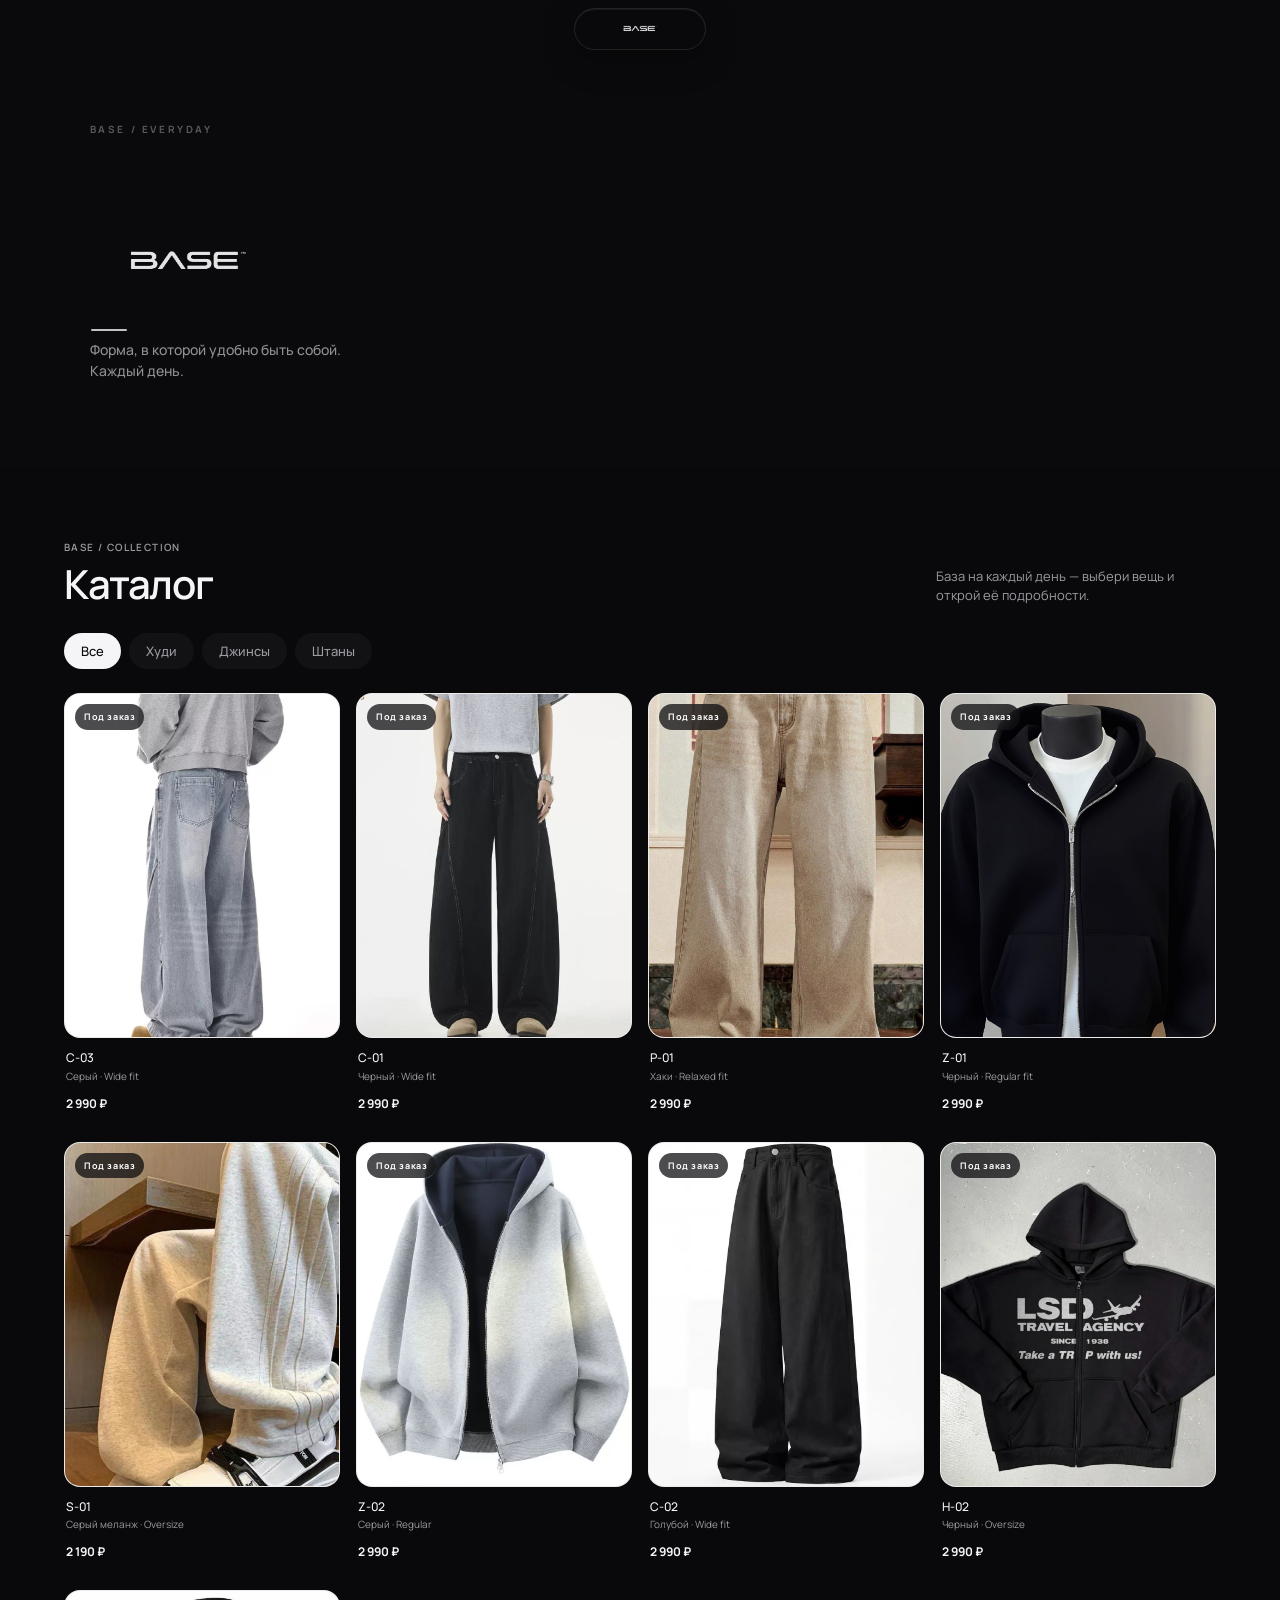
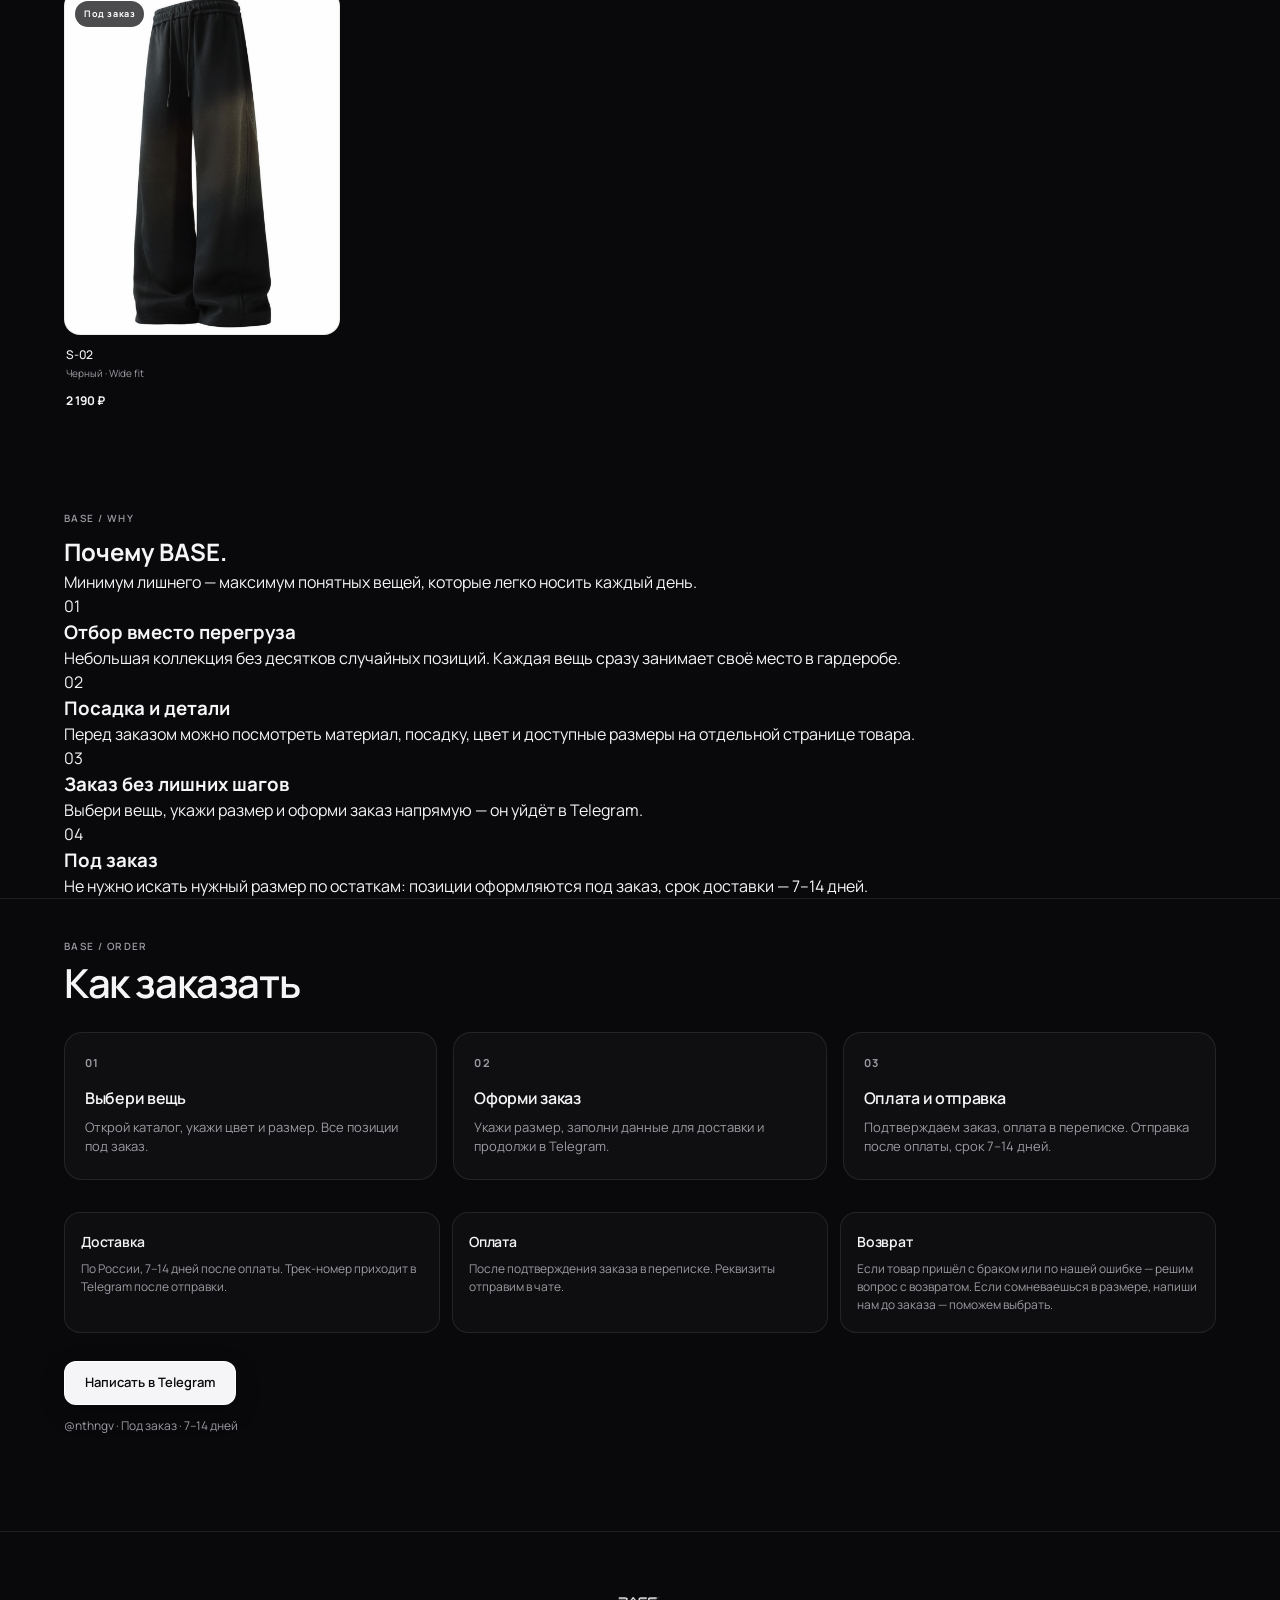
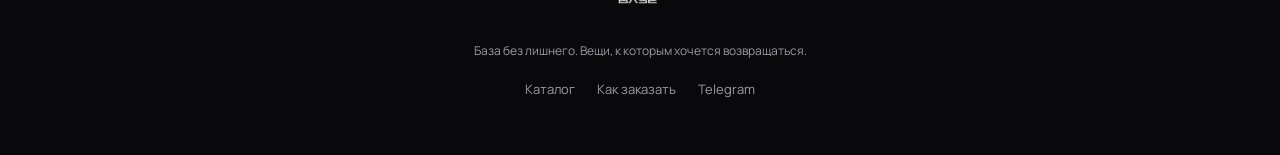
<file: index.html>
<!DOCTYPE html>
<html lang="ru">
<head>
    <meta charset="UTF-8">
    <meta name="viewport" content="width=device-width, initial-scale=1.0, viewport-fit=cover">
    <title>BASE. — Минималистичная одежда | Худи, джинсы, спортивки</title>
    <meta name="description" content="BASE. — базовая одежда без лишнего. Худи, wide jeans, спортивки. Заказ в Telegram. Доставка 7–14 дней.">
    <meta name="theme-color" content="#09090b">
    <meta property="og:type" content="website">
    <meta property="og:title" content="BASE. — Минималистичная одежда">
    <meta property="og:description" content="База без лишнего. Худи, джинсы, спортивки. Заказ в Telegram · Доставка 7–14 дней.">
    <meta property="og:image" content="https://base.isnoth1ng.workers.dev/images_cards/card_hoodie-lsd.jpg">
    <meta property="og:locale" content="ru_RU">
    <meta name="twitter:card" content="summary_large_image">
    <meta name="twitter:title" content="BASE. — Минималистичная одежда">
    <meta name="twitter:description" content="База без лишнего. Заказ в Telegram · Доставка 7–14 дней.">
    <meta name="twitter:image" content="https://base.isnoth1ng.workers.dev/images_cards/card_hoodie-lsd.jpg">
    <link rel="stylesheet" href="style.css?v=20261002-2">
    <link href="https://fonts.googleapis.com/css2?family=Manrope:wght@400;500;600;700&display=swap" rel="stylesheet">
    <script>try{if(localStorage.getItem("base-theme")==="light")document.documentElement.dataset.theme="light"}catch(e){}</script>
</head>
<body>
    <header class="glass-header" id="island">
        <div class="header-inner">
            <nav class="nav-links" id="island-nav">
                <a href="#catalog" data-section="catalog">Каталог</a>
                <a href="#how" data-section="how">Заказ</a>
            </nav>
            <button class="theme-toggle" id="theme-toggle" type="button" aria-label="Переключить тему" title="Переключить тему">
                <svg class="theme-icon theme-icon-sun" viewBox="0 0 24 24" aria-hidden="true"><circle cx="12" cy="12" r="4"></circle><path d="M12 2v2M12 20v2M4.93 4.93l1.42 1.42M17.65 17.65l1.42 1.42M2 12h2M20 12h2M4.93 19.07l1.42-1.42M17.65 6.35l1.42-1.42"></path></svg>
                <svg class="theme-icon theme-icon-moon" viewBox="0 0 24 24" aria-hidden="true"><path d="M20.5 15.5A8.5 8.5 0 0 1 8.5 3.5a8.7 8.7 0 1 0 12 12Z"></path></svg>
            </button>
        </div>
    </header>

    <main>
        <section class="hero" id="top">
            <div class="hero-content">
                <h1 class="hero-title" aria-label="BASE."><img class="hero-logo" src="assets/logo/logo.png" alt="BASE"></h1>
                <p class="hero-subtitle">Форма, в которой удобно быть собой.<br>Каждый день.</p>
            </div>
        </section>

        <section id="catalog" class="catalog-section">
            <div class="container">
                <div class="catalog-heading">
                    <div>
                        <span class="catalog-eyebrow">BASE / COLLECTION</span>
                        <h2>Каталог</h2>
                    </div>
                    <p>База на каждый день — выбери вещь и открой её подробности.</p>
                </div>

                <div class="catalog-tabs" id="catalog-tabs" role="tablist">
                    <button class="tab active" data-filter="all" role="tab" aria-selected="true">Все</button>
                    <button class="tab" data-filter="hoodie" role="tab" aria-selected="false">Худи</button>
                    <button class="tab" data-filter="jeans" role="tab" aria-selected="false">Джинсы</button>
                    <button class="tab" data-filter="pants" role="tab" aria-selected="false">Штаны</button>
                </div>

                <div class="product-grid" id="products-grid"></div>
            </div>
        </section>

        <section class="strengths-section" aria-labelledby="strengths-title">
            <div class="container">
                <div class="strengths-heading">
                    <span class="catalog-eyebrow">BASE / WHY</span>
                    <h2 id="strengths-title">Почему BASE.</h2>
                    <p>Минимум лишнего — максимум понятных вещей, которые легко носить каждый день.</p>
                </div>
                <div class="strengths-grid">
                    <article class="strength-card">
                        <span class="strength-index">01</span>
                        <h3>Отбор вместо перегруза</h3>
                        <p>Небольшая коллекция без десятков случайных позиций. Каждая вещь сразу занимает своё место в гардеробе.</p>
                    </article>
                    <article class="strength-card">
                        <span class="strength-index">02</span>
                        <h3>Посадка и детали</h3>
                        <p>Перед заказом можно посмотреть материал, посадку, цвет и доступные размеры на отдельной странице товара.</p>
                    </article>
                    <article class="strength-card">
                        <span class="strength-index">03</span>
                        <h3>Заказ без лишних шагов</h3>
                        <p>Выбери вещь, укажи размер и оформи заказ напрямую — он уйдёт в Telegram.</p>
                    </article>
                    <article class="strength-card">
                        <span class="strength-index">04</span>
                        <h3>Под заказ</h3>
                        <p>Не нужно искать нужный размер по остаткам: позиции оформляются под заказ, срок доставки — 7–14 дней.</p>
                    </article>
                </div>
            </div>
        </section>

        <section id="how" class="how-section">
            <div class="container">
                <div class="how-heading">
                    <span class="catalog-eyebrow">BASE / ORDER</span>
                    <h2>Как заказать</h2>
                </div>
                <div class="how-grid">
                    <div class="how-card">
                        <div class="how-num">01</div>
                        <h3>Выбери вещь</h3>
                        <p>Открой каталог, укажи цвет и размер. Все позиции под заказ.</p>
                    </div>
                    <div class="how-card">
                        <div class="how-num">02</div>
                        <h3>Оформи заказ</h3>
                        <p>Укажи размер, заполни данные для доставки и продолжи в Telegram.</p>
                    </div>
                    <div class="how-card">
                        <div class="how-num">03</div>
                        <h3>Оплата и отправка</h3>
                        <p>Подтверждаем заказ, оплата в переписке. Отправка после оплаты, срок 7–14 дней.</p>
                    </div>
                </div>

                <div class="info-grid">
                    <div class="info-card">
                        <h3>Доставка</h3>
                        <p>По России, 7–14 дней после оплаты. Трек-номер приходит в Telegram после отправки.</p>
                    </div>
                    <div class="info-card">
                        <h3>Оплата</h3>
                        <p>После подтверждения заказа в переписке. Реквизиты отправим в чате.</p>
                    </div>
                    <div class="info-card">
                        <h3>Возврат</h3>
                        <p>Если товар пришёл с браком или по нашей ошибке — решим вопрос с возвратом. Если сомневаешься в размере, напиши нам до заказа — поможем выбрать.</p>
                    </div>
                </div>

                <div class="how-cta">
                    <a href="https://t.me/nthngv" class="btn-glass" target="_blank" rel="noopener noreferrer">Написать в Telegram</a>
                    <span class="how-note">@nthngv · Под заказ · 7–14 дней</span>
                </div>
            </div>
        </section>
    </main>

    <footer class="minimal-footer">
        <div class="container footer-content">
            <div class="footer-brand"><img src="assets/logo/logo.png" alt="BASE"></div>
            <p class="footer-note">База без лишнего. Вещи, к которым хочется возвращаться.</p>
            <div class="footer-links">
                <a href="#catalog">Каталог</a>
                <a href="#how">Как заказать</a>
                <a href="https://t.me/nthngv" target="_blank" rel="noopener noreferrer">Telegram</a>
            </div>
        </div>
    </footer>

    <div class="checkout-overlay" id="checkout-overlay" aria-hidden="true"><div class="checkout-modal" role="dialog" aria-modal="true" aria-labelledby="checkout-title"><button class="checkout-close" id="checkout-close" type="button" aria-label="Закрыть">×</button><div class="checkout-body"><div class="checkout-kicker">BASE / ORDER</div><h2 class="checkout-title" id="checkout-title">Данные для доставки</h2><p class="checkout-intro">Заполни данные — после этого откроется Telegram с уже готовым заказом.</p><form id="checkout-form" novalidate><label class="checkout-field"><span>ФИО</span><input id="checkout-name" type="text" autocomplete="name" placeholder="Иван Иванов" required></label><label class="checkout-field"><span>Контактный номер</span><input id="checkout-phone" type="tel" inputmode="tel" autocomplete="tel" placeholder="+7 900 000-00-00" required></label><label class="checkout-field"><span>Адрес доставки</span><textarea id="checkout-address" rows="3" autocomplete="street-address" placeholder="Город, улица, дом, квартира" required></textarea></label><label class="checkout-field"><span>Почтовый индекс</span><input id="checkout-postcode" type="text" inputmode="numeric" autocomplete="postal-code" placeholder="123456" required></label><p class="checkout-error" id="checkout-error" role="alert" hidden></p><button class="checkout-submit" type="submit">Продолжить в Telegram</button><p class="checkout-note">Проверь данные перед переходом в Telegram.</p></form></div></div></div>
    <script src="script.js?v=20261002-12"></script>
    <script src="product-routing.js?v=20261002-3"></script>
    <script src="island.js?v=20261002-11"></script>
</body>
</html>
</file>
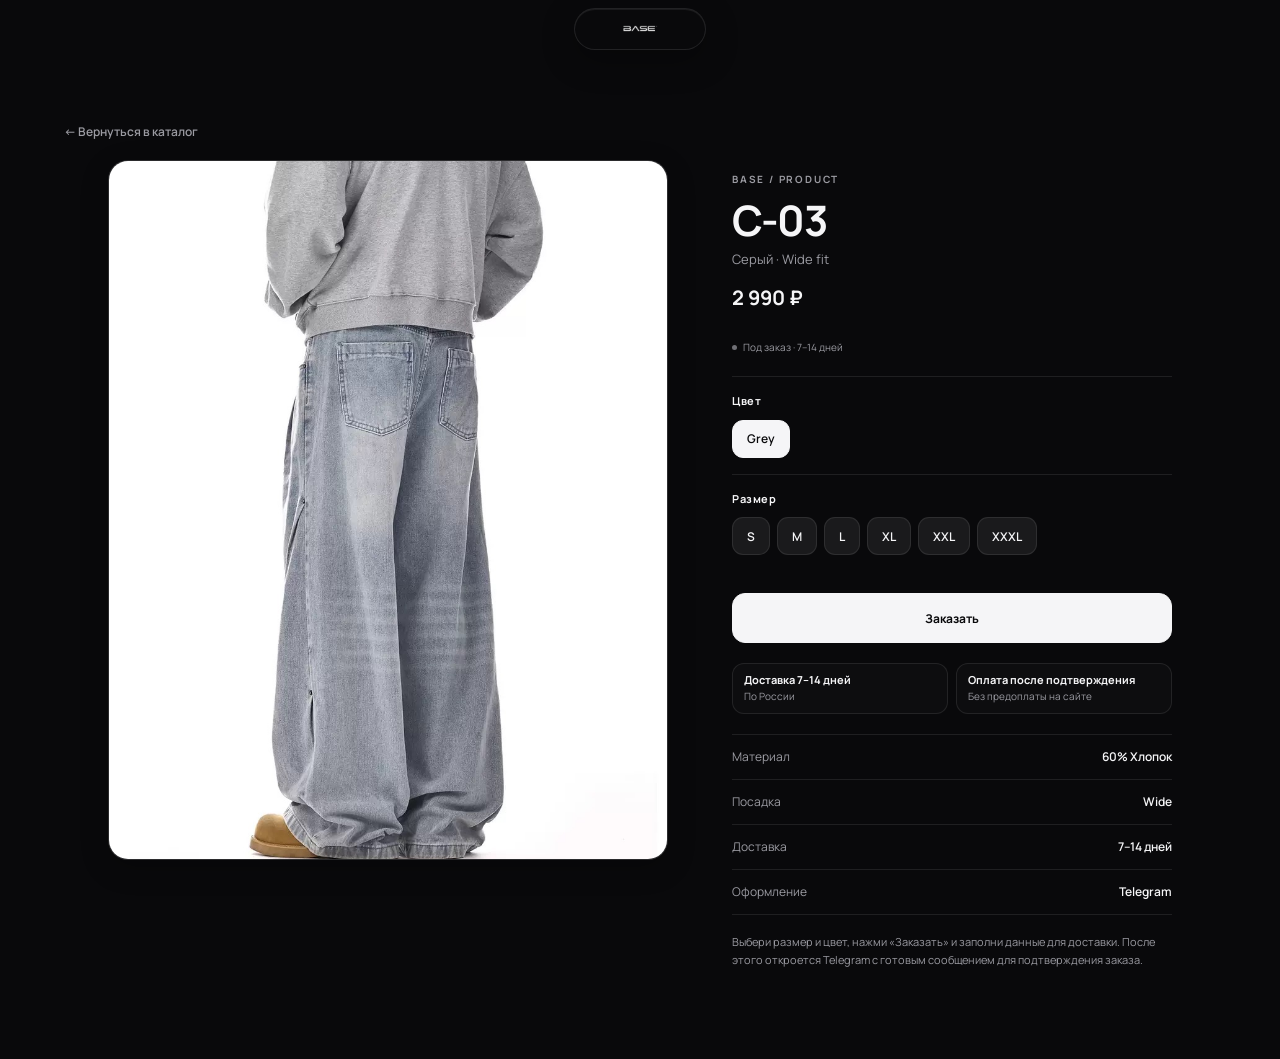
<file: product.html>
<!DOCTYPE html>
<html lang="ru">
<head>
  <meta charset="UTF-8">
  <meta name="viewport" content="width=device-width, initial-scale=1.0, viewport-fit=cover">
  <title>BASE. — Товар</title>
  <meta name="theme-color" content="#09090b">
  <link rel="stylesheet" href="style.css?v=20261002-2">
  <link href="https://fonts.googleapis.com/css2?family=Manrope:wght@400;500;600;700&display=swap" rel="stylesheet">
  <script>try{if(localStorage.getItem("base-theme")==="light")document.documentElement.dataset.theme="light"}catch(e){}</script>
</head>
<body>
  <header class="glass-header" id="island">
    <div class="header-inner">
      <nav class="nav-links" id="island-nav">
        <a href="index.html#catalog">Каталог</a>
        <a href="index.html#how">Заказ</a>
      </nav>
      <button class="theme-toggle" id="theme-toggle" type="button" aria-label="Переключить тему">
        <svg class="theme-icon theme-icon-sun" viewBox="0 0 24 24"><circle cx="12" cy="12" r="4"></circle><path d="M12 2v2M12 20v2M4.93 4.93l1.42 1.42M17.65 17.65l1.42 1.42M2 12h2M20 12h2M4.93 19.07l1.42-1.42M17.65 6.35l1.42-1.42"></path></svg>
        <svg class="theme-icon theme-icon-moon" viewBox="0 0 24 24"><path d="M20.5 15.5A8.5 8.5 0 0 1 8.5 3.5a8.7 8.7 0 1 0 12 12Z"></path></svg>
      </button>
    </div>
  </header>

  <main class="product-page" id="product-page">
    <div class="container">
      <div class="product-page-top">
        <a href="index.html#catalog" class="back-link">← Вернуться в каталог</a>
      </div>
      <section class="product-detail" aria-live="polite">
        <div class="product-detail-media"><img id="product-image" src="" alt=""></div>
        <div class="product-detail-info">
          <div class="product-detail-kicker">BASE / PRODUCT</div>
          <h1 class="product-detail-title" id="product-title"></h1>
          <p class="product-detail-subtitle" id="product-subtitle"></p>
          <div class="product-detail-price" id="product-price"></div>
          <div class="product-order-status"><span></span>Под заказ · 7–14 дней</div>

          <div class="product-option">
            <span class="product-option-label">Цвет</span>
            <div class="chips-group" id="product-colors"></div>
          </div>
          <div class="product-option">
            <span class="product-option-label">Размер</span>
            <div class="chips-group" id="product-sizes"></div>
          </div>

          <div class="product-actions">
            <button class="product-buy" id="product-buy" type="button">Заказать</button>
          </div>

          <div class="product-trust" aria-label="Условия заказа">
            <div class="product-trust-item"><strong>Доставка 7–14 дней</strong>По России</div>
            <div class="product-trust-item"><strong>Оплата после подтверждения</strong>Без предоплаты на сайте</div>
          </div>

          <div class="product-detail-specs">
            <div class="product-detail-spec"><span>Материал</span><strong id="product-material"></strong></div>
            <div class="product-detail-spec"><span>Посадка</span><strong id="product-fit"></strong></div>
            <div class="product-detail-spec"><span>Доставка</span><strong>7–14 дней</strong></div>
            <div class="product-detail-spec"><span>Оформление</span><strong>Telegram</strong></div>
          </div>
          <p class="product-detail-note">Выбери размер и цвет, нажми «Заказать» и заполни данные для доставки. После этого откроется Telegram с готовым сообщением для подтверждения заказа.</p>
        </div>
      </section>
    </div>
  </main>

<div class="checkout-overlay" id="checkout-overlay" aria-hidden="true"><div class="checkout-modal" role="dialog" aria-modal="true" aria-labelledby="checkout-title"><button class="checkout-close" id="checkout-close" type="button" aria-label="Закрыть">×</button><div class="checkout-body"><div class="checkout-kicker">BASE / ORDER</div><h2 class="checkout-title" id="checkout-title">Данные для доставки</h2><p class="checkout-intro">Заполни данные — после этого откроется Telegram с уже готовым заказом.</p><form id="checkout-form" novalidate><label class="checkout-field"><span>ФИО</span><input id="checkout-name" type="text" autocomplete="name" placeholder="Иван Иванов" required></label><label class="checkout-field"><span>Контактный номер</span><input id="checkout-phone" type="tel" inputmode="tel" autocomplete="tel" placeholder="+7 900 000-00-00" required></label><label class="checkout-field"><span>Адрес доставки</span><textarea id="checkout-address" rows="3" autocomplete="street-address" placeholder="Город, улица, дом, квартира" required></textarea></label><label class="checkout-field"><span>Почтовый индекс</span><input id="checkout-postcode" type="text" inputmode="numeric" autocomplete="postal-code" placeholder="123456" required></label><p class="checkout-error" id="checkout-error" role="alert" hidden></p><button class="checkout-submit" type="submit">Продолжить в Telegram</button><p class="checkout-note">Проверь данные перед переходом в Telegram.</p></form></div></div></div>
  <script src="product-page.js?v=20261002-10"></script>
    <script src="island.js?v=20261002-11"></script>
</body>
</html>
</file>
<file: style.css>
:root {
  --bg-main: #09090b;
  --bg-sheet: rgba(22, 22, 25, 0.97);
  --text-primary: #f5f5f7;
  --text-secondary: #9b9ba2;
  --border-light: rgba(255, 255, 255, 0.09);
  --glass-bg: rgba(18, 18, 21, 0.75);
  --glass-border: rgba(255, 255, 255, 0.14);
  --shadow-soft: 0 24px 80px rgba(0, 0, 0, 0.48);
  --shadow-sm: 0 8px 28px rgba(0, 0, 0, 0.22);
  --btn-primary: #f5f5f7;
  --btn-primary-hover: #fff;
  --btn-disabled: rgba(245, 245, 247, 0.18);
  --btn-text: #09090b;
  --chip-bg: rgba(255, 255, 255, 0.07);
  --chip-active: #f5f5f7;
  --chip-text-active: #09090b;
  --card-bg: #161618;
  --radius-card: 16px;
  --radius-btn: 14px;
  --ease-out: cubic-bezier(0.16, 1, 0.3, 1);
  --spring: cubic-bezier(0.175, 0.885, 0.32, 1.08);
  --safe-bottom: env(safe-area-inset-bottom, 0px);
}
:root[data-theme="light"] {
  --bg-main: #f4f4f2;
  --bg-sheet: rgba(255, 255, 255, 0.97);
  --text-primary: #111113;
  --text-secondary: #8b8b92;
  --border-light: rgba(0, 0, 0, 0.08);
  --glass-bg: rgba(255, 255, 255, 0.82);
  --glass-border: rgba(255, 255, 255, 0.95);
  --shadow-soft: 0 24px 80px rgba(0, 0, 0, 0.14);
  --shadow-sm: 0 6px 24px rgba(0, 0, 0, 0.08);
  --btn-primary: #111113;
  --btn-primary-hover: #000;
  --btn-disabled: rgba(17, 17, 19, 0.18);
  --btn-text: #fff;
  --chip-bg: rgba(0, 0, 0, 0.05);
  --chip-active: #111113;
  --chip-text-active: #fff;
  --card-bg: #ececea;
}

* { box-sizing: border-box; margin: 0; padding: 0; -webkit-tap-highlight-color: transparent; }
html { scroll-behavior: smooth; scroll-padding-top: 90px; background: var(--bg-main); }
body {
  font-family: Manrope, -apple-system, BlinkMacSystemFont, sans-serif;
  background-color: var(--bg-main);
  color: var(--text-primary);
  -webkit-font-smoothing: antialiased;
  line-height: 1.5;
  overflow-x: hidden;
  transition: background-color 0.35s ease, color 0.35s ease;
}
a { text-decoration: none; color: inherit; }
button { border: none; background: none; font-family: inherit; cursor: pointer; }
.container { width: min(1200px, 100%); margin: 0 auto; padding: 0 24px; }

/* HEADER — Dynamic Island */
.glass-header {
  position: fixed;
  top: max(12px, env(safe-area-inset-top));
  left: 50%;
  transform: translateX(-50%);
  z-index: 100;
  width: max-content;
  max-width: calc(100% - 24px);
  background: #0a0a0c;
  border: 1px solid rgba(255, 255, 255, 0.07);
  border-radius: 100px;
  box-shadow:
    0 4px 24px rgba(0, 0, 0, 0.45),
    0 0 0 0.5px rgba(255, 255, 255, 0.04),
    inset 0 1px 0 rgba(255, 255, 255, 0.08);
  backdrop-filter: blur(28px) saturate(180%);
  -webkit-backdrop-filter: blur(28px) saturate(180%);
  transition:
    max-width 0.45s cubic-bezier(0.32, 0.72, 0, 1),
    border-radius 0.45s cubic-bezier(0.32, 0.72, 0, 1),
    box-shadow 0.35s ease;
  cursor: default;
}
:root[data-theme="light"] .glass-header {
  background: #0a0a0c;
  border-color: rgba(255, 255, 255, 0.08);
}

.header-inner {
  display: flex;
  align-items: center;
  gap: 2px;
  min-height: 38px;
  padding: 4px 5px 4px 14px;
  transition: padding 0.4s cubic-bezier(0.32, 0.72, 0, 1);
}

.brand-logo {
  font-weight: 700;
  font-size: 13px;
  letter-spacing: -0.4px;
  white-space: nowrap;
  color: #f5f5f7;
  padding-right: 4px;
  transition: transform 0.3s ease;
}
.brand-logo:active { transform: scale(0.96); }

.nav-links {
  display: flex;
  align-items: center;
  gap: 0;
  overflow: hidden;
  max-width: 200px;
  opacity: 1;
  transition:
    max-width 0.45s cubic-bezier(0.32, 0.72, 0, 1),
    opacity 0.3s ease,
    margin 0.4s ease;
}
.nav-links a {
  display: inline-flex;
  align-items: center;
  min-height: 28px;
  padding: 0 11px;
  font-size: 12px;
  font-weight: 500;
  color: rgba(255, 255, 255, 0.48);
  border-radius: 100px;
  white-space: nowrap;
  transition: color 0.2s, background 0.2s;
}
.nav-links a:hover {
  color: #fff;
  background: rgba(255, 255, 255, 0.08);
}
.nav-links a.active {
  color: #fff;
  background: rgba(255, 255, 255, 0.12);
}

.theme-toggle {
  width: 30px;
  height: 30px;
  flex: 0 0 30px;
  display: inline-flex;
  align-items: center;
  justify-content: center;
  border-radius: 50%;
  color: rgba(255, 255, 255, 0.88);
  background: rgba(255, 255, 255, 0.1);
  border: none;
  margin-left: 2px;
  transition: background 0.2s, transform 0.15s;
}
.theme-toggle:active { transform: scale(0.9); }
.theme-icon {
  width: 13px;
  height: 13px;
  fill: none;
  stroke: currentColor;
  stroke-width: 1.8;
  stroke-linecap: round;
  stroke-linejoin: round;
}
.theme-icon-moon { display: none; }
:root[data-theme="light"] .theme-icon-sun { display: none; }
:root[data-theme="light"] .theme-icon-moon { display: block; }

/* Compact state — logo + theme only */
.glass-header.island-compact .nav-links {
  max-width: 0;
  opacity: 0;
  margin: 0;
  pointer-events: none;
}
.glass-header.island-compact .header-inner {
  padding: 4px 5px 4px 12px;
  min-height: 34px;
}
.glass-header.island-compact {
  box-shadow:
    0 2px 16px rgba(0, 0, 0, 0.4),
    inset 0 1px 0 rgba(255, 255, 255, 0.06);
}

/* Expanded while compact (tap to open menu) */
.glass-header.island-compact.island-open .nav-links {
  max-width: 200px;
  opacity: 1;
  pointer-events: auto;
}
.glass-header.island-compact.island-open .header-inner {
  padding: 4px 5px 4px 14px;
}


/* HERO */
.hero {
  position: relative;
  height: clamp(400px, 52vh, 560px);
  min-height: 400px;
  display: flex;
  align-items: flex-end;
  justify-content: flex-start;
  padding: 0 7vw 64px;
  overflow: hidden;
  background:#0a0a0c;
}
.hero::before {
  content: "BASE / EVERYDAY";
  position: absolute;
  top: 26%;
  left: 7vw;
  font-size: 10px;
  font-weight: 700;
  letter-spacing: 2.6px;
  color: rgba(255, 255, 255, 0.32);
}
.hero-content { position: relative; z-index: 2; width: min(560px, 100%); }
.hero-title {
  position: relative;
  display: inline-block;
  font-size: clamp(44px, 6vw, 60px);
  font-weight: 700;
  line-height: 0.92;
  letter-spacing: -3.2px;
  margin-bottom: 16px;
  color: #f7f7f8;
}
.hero-title::after {
  content: "";
  position: absolute;
  width: 42px; height: 2px;
  left: 2px; bottom: -8px;
  border-radius: 2px;
  background: rgba(255, 255, 255, 0.75);
}
.hero-subtitle {
  max-width: 320px;
  margin-bottom: 22px;
  font-size: 14px;
  line-height: 1.55;
  font-weight: 500;
  color: rgba(255, 255, 255, 0.55);
}
.btn-glass {
  display: inline-flex; align-items: center; justify-content: center;
  min-height: 44px; padding: 0 20px;
  border-radius: 12px;
  font-size: 13px; font-weight: 600;
  background: #f5f5f7; color: #0b0b0d;
  border: 1px solid rgba(255, 255, 255, 0.9);
  box-shadow: 0 8px 24px rgba(0, 0, 0, 0.24);
  transition: transform 0.25s var(--ease-out), background 0.2s;
}
.btn-glass:hover { background: #fff; transform: translateY(-1px); }

:root[data-theme="light"] .hero {
  background:#ebebe9;
}
:root[data-theme="light"] .hero::before { color: rgba(17, 17, 19, 0.32); }
:root[data-theme="light"] .hero-title { color: #111113; }
:root[data-theme="light"] .hero-title::after { background: rgba(17, 17, 19, 0.65); }
:root[data-theme="light"] .hero-subtitle { color: rgba(17, 17, 19, 0.55); }
:root[data-theme="light"] .btn-glass {
  background: #111113; color: #fff; border-color: #111113;
}

/* CATALOG */
.catalog-section { padding: 72px 0 100px; }
.catalog-heading {
  display: flex;
  align-items: flex-end;
  justify-content: space-between;
  gap: 24px;
  margin-bottom: 28px;
}
.catalog-eyebrow {
  display: block;
  margin-bottom: 8px;
  font-size: 10px;
  font-weight: 600;
  letter-spacing: 1.4px;
  color: var(--text-secondary);
}
.catalog-heading h2 {
  font-size: clamp(28px, 4vw, 40px);
  line-height: 1.05;
  font-weight: 600;
  letter-spacing: -1.4px;
}
.catalog-heading p {
  max-width: 280px;
  color: var(--text-secondary);
  font-size: 13px;
  line-height: 1.45;
}

.product-grid {
  display: grid;
  grid-template-columns: repeat(4, minmax(0, 1fr));
  gap: 28px 16px;
}
.product-card {
  cursor: pointer;
  min-width: 0;
  transition: transform 0.4s var(--ease-out);
}
.product-card:hover { transform: translateY(-3px); }

.product-img-box {
  aspect-ratio: 3 / 4;
  border-radius: var(--radius-card);
  overflow: hidden;
  background: var(--card-bg);
  margin-bottom: 12px;
  position: relative;
  border: 1px solid var(--border-light);
}
.product-img-box img {
  width: 100%;
  height: 100%;
  display: block;
  object-fit: cover;
  object-position: center center;
  transition: transform 0.5s var(--ease-out);
}
.product-card:hover .product-img-box img { transform: scale(1.03); }

.product-meta { padding: 0 2px; }
.product-name {
  font-size: 12px;
  font-weight: 500;
  line-height: 1.3;
  letter-spacing: -0.2px;
  margin-bottom: 6px;
}
.product-price {
  display: inline-flex;
  padding: 5px 10px;
  border-radius: 8px;
  font-size: 12px;
  font-weight: 700;
  background: #f0f0f1;
  color: #0a0a0c;
}
:root[data-theme="light"] .product-price {
  background: #111113;
  color: #fff;
}

/* SHEET */
.sheet-overlay {
  position: fixed; inset: 0;
  background: rgba(0, 0, 0, 0.55);
  backdrop-filter: blur(4px);
  z-index: 999;
  opacity: 0; pointer-events: none;
  transition: opacity 0.3s var(--ease-out);
  display: flex; align-items: flex-end; justify-content: center;
}
.sheet-overlay.active { opacity: 1; pointer-events: auto; }
.bottom-sheet {
  width: min(840px, 100%);
  background: var(--bg-sheet);
  border-radius: 24px 24px 0 0;
  border: 1px solid var(--glass-border);
  border-bottom: none;
  box-shadow: var(--shadow-soft);
  transform: translateY(100%);
  transition: transform 0.4s var(--spring);
  position: relative;
  max-height: 80vh;
  display: flex; flex-direction: column;
  overflow: hidden;
}
.sheet-overlay.active .bottom-sheet { transform: translateY(0); }
.sheet-close {
  position: absolute; top: 12px; right: 12px;
  width: 40px; height: 40px;
  background: rgba(127, 127, 127, 0.12);
  border-radius: 50%;
  display: flex; align-items: center; justify-content: center;
  color: var(--text-primary); z-index: 10;
}
.sheet-content {
  display: grid;
  grid-template-columns: minmax(0, 0.95fr) minmax(0, 1.05fr);
  min-height: 0;
  overflow-y: auto;
  padding-bottom: 90px;
}
.sheet-image-container { padding: 16px; }
.sheet-image-container img {
  width: 100%; max-height: 58vh;
  display: block; border-radius: 16px;
  aspect-ratio: 3 / 4;
  object-fit: cover;
  object-position: center top;
  background: var(--card-bg);
}
.sheet-info-container {
  padding: 28px 28px 20px 8px;
  display: flex; flex-direction: column;
}
.sheet-title { font-size: 20px; font-weight: 600; letter-spacing: -0.4px; margin-bottom: 4px; }
.sheet-subtitle { font-size: 14px; color: var(--text-secondary); margin-bottom: 12px; }
.sheet-price { font-size: 19px; font-weight: 500; }
.option-section { margin-bottom: 18px; }
.option-label {
  display: block; font-size: 11px; font-weight: 600;
  color: var(--text-secondary); margin-bottom: 10px;
  text-transform: uppercase; letter-spacing: 0.6px;
}
.chips-group { display: flex; flex-wrap: wrap; gap: 8px; }
.chip {
  min-height: 40px; padding: 0 16px;
  background: var(--chip-bg); border-radius: 100px;
  font-size: 13px; font-weight: 500; color: var(--text-primary);
  transition: background 0.2s, color 0.2s;
}
.chip.active { background: var(--chip-active); color: var(--chip-text-active); }
.sheet-details {
  margin-top: 8px;
  border-top: 1px solid var(--border-light);
  padding-top: 14px;
}
.detail-row {
  display: flex; justify-content: space-between; gap: 16px;
  padding: 6px 0; font-size: 13px;
}
.detail-label { color: var(--text-secondary); }
.detail-value { font-weight: 500; text-align: right; }
.sheet-cta-container {
  position: absolute; bottom: 0; left: 0; width: 100%;
  padding: 12px 18px calc(12px + var(--safe-bottom));
  background: color-mix(in srgb, var(--bg-sheet) 90%, transparent);
  border-top: 1px solid var(--border-light);
  backdrop-filter: blur(12px);
}
.btn-primary {
  width: 100%; min-height: 50px;
  border-radius: var(--radius-btn);
  background: var(--btn-primary); color: var(--btn-text);
  font-size: 15px; font-weight: 500;
  display: flex; justify-content: center; align-items: center;
}
.btn-primary.disabled { background: var(--btn-disabled); cursor: not-allowed; }

/* FOOTER */
.minimal-footer { padding: 48px 0 56px; border-top: 1px solid var(--border-light); }
.footer-content { display: flex; flex-direction: column; align-items: center; gap: 20px; }
.footer-brand { font-size: 17px; font-weight: 600; letter-spacing: -0.4px; }
.footer-note { max-width: 340px; text-align: center; color: var(--text-secondary); font-size: 12px; line-height: 1.5; }
.footer-links { display: flex; flex-wrap: wrap; justify-content: center; gap: 16px 22px; }
.footer-links a { font-size: 13px; color: var(--text-secondary); }

/* RESPONSIVE */
@media (max-width: 1024px) {
  .product-grid { grid-template-columns: repeat(3, 1fr); }
}
@media (max-width: 768px) {
  .container { padding: 0 16px; }
  .glass-header { max-width: calc(100% - 20px); }
  .header-inner { gap: 4px; min-height: 36px; padding: 3px 4px 3px 12px; }
  .brand-logo { font-size: 12px; }
  .nav-links a { font-size: 11px; min-height: 26px; padding: 0 8px; }
  .theme-toggle { width: 28px; height: 28px; flex-basis: 28px; }
  .hero { height: 46vh; min-height: 340px; padding: 0 20px 40px; }
  .hero::before { top: 22%; left: 20px; font-size: 9px; }
  .hero-title { font-size: 38px; letter-spacing: -2.5px; }
  .hero-subtitle { font-size: 13px; max-width: 270px; }
  .catalog-section { padding: 52px 0 80px; }
  .catalog-heading { flex-direction: column; align-items: flex-start; gap: 8px; }
  .product-grid { grid-template-columns: repeat(2, minmax(0, 1fr)); gap: 24px 12px; }
  .product-img-box { border-radius: 12px; }
  .sheet-content { display: block; padding-bottom: 84px; }
  .sheet-image-container img { max-height: 40vh; aspect-ratio: 1 / 1; object-fit: cover; }
  .sheet-info-container { padding: 18px 16px; }
  .bottom-sheet { max-height: 86vh; }
}
@media (max-width: 430px) {
  .glass-header { max-width: calc(100% - 16px); }
  .header-inner { min-height: 34px; padding: 3px 3px 3px 11px; }
  .hero { height: 42vh; min-height: 310px; }
  .hero-title { font-size: 34px; }
}


/* CATALOG TABS */
.catalog-tabs {
  display: flex;
  gap: 8px;
  margin-bottom: 24px;
  flex-wrap: wrap;
}
.tab {
  min-height: 36px;
  padding: 0 16px;
  border-radius: 100px;
  font-size: 13px;
  font-weight: 500;
  color: var(--text-secondary);
  background: rgba(127, 127, 127, 0.08);
  border: 1px solid transparent;
  transition: background 0.2s, color 0.2s, transform 0.15s;
}
.tab:active { transform: scale(0.96); }
.tab.active {
  background: var(--chip-active);
  color: var(--chip-text-active);
}
:root[data-theme="light"] .tab {
  background: rgba(0, 0, 0, 0.04);
}
:root[data-theme="light"] .tab.active {
  background: #111113;
  color: #fff;
}

/* SKELETON + IMAGE LOAD */
.img-skeleton {
  position: absolute;
  inset: 0;
  background: linear-gradient(
    90deg,
    rgba(127, 127, 127, 0.08) 0%,
    rgba(127, 127, 127, 0.16) 50%,
    rgba(127, 127, 127, 0.08) 100%
  );
  background-size: 200% 100%;
  animation: shimmer 1.2s ease-in-out infinite;
  border-radius: inherit;
}
@keyframes shimmer {
  0% { background-position: 200% 0; }
  100% { background-position: -200% 0; }
}
.product-img-box img {
  opacity: 0;
  transition: opacity 0.35s ease, transform 0.5s var(--ease-out);
}
.product-img-box img.loaded { opacity: 1; }

/* SOFT HAPTIC TAP */
.product-card.tapped {
  transform: scale(0.97);
  transition: transform 0.15s ease;
}

/* HOW TO ORDER */
.how-section {
  padding: 40px 0 96px;
  border-top: 1px solid var(--border-light);
}
.how-heading {
  margin-bottom: 28px;
}
.how-heading h2 {
  font-size: clamp(28px, 4vw, 40px);
  font-weight: 600;
  letter-spacing: -1.4px;
  line-height: 1.05;
  margin-top: 8px;
}
.how-grid {
  display: grid;
  grid-template-columns: repeat(3, minmax(0, 1fr));
  gap: 16px;
  margin-bottom: 32px;
}
.how-card {
  padding: 22px 20px;
  border-radius: 18px;
  background: rgba(127, 127, 127, 0.06);
  border: 1px solid var(--border-light);
}
:root[data-theme="light"] .how-card {
  background: #fff;
}
.how-num {
  font-size: 11px;
  font-weight: 700;
  letter-spacing: 1.2px;
  color: var(--text-secondary);
  margin-bottom: 14px;
}
.how-card h3 {
  font-size: 16px;
  font-weight: 600;
  letter-spacing: -0.3px;
  margin-bottom: 8px;
}
.how-card p {
  font-size: 13px;
  line-height: 1.5;
  color: var(--text-secondary);
}
.how-cta {
  display: flex;
  flex-direction: column;
  align-items: flex-start;
  gap: 12px;
}
.how-note {
  font-size: 12px;
  color: var(--text-secondary);
}

@media (max-width: 768px) {
  .how-grid { grid-template-columns: 1fr; gap: 10px; }
  .how-section { padding: 32px 0 72px; }
  .catalog-tabs { margin-bottom: 18px; }
  .tab { min-height: 34px; padding: 0 14px; font-size: 12px; }
}


/* Card badge */
.card-badge {
  position: absolute;
  top: 10px;
  left: 10px;
  z-index: 2;
  padding: 4px 9px;
  border-radius: 100px;
  font-size: 10px;
  font-weight: 600;
  letter-spacing: 0.2px;
  background: rgba(10, 10, 12, 0.72);
  color: rgba(255, 255, 255, 0.92);
  backdrop-filter: blur(8px);
  -webkit-backdrop-filter: blur(8px);
}
:root[data-theme="light"] .card-badge {
  background: rgba(17, 17, 19, 0.78);
  color: #fff;
}

/* Info cards under how-to */
.info-grid {
  display: grid;
  grid-template-columns: repeat(3, minmax(0, 1fr));
  gap: 12px;
  margin-bottom: 28px;
}
.info-card {
  padding: 18px 16px;
  border-radius: 16px;
  border: 1px solid var(--border-light);
  background: rgba(127, 127, 127, 0.05);
}
:root[data-theme="light"] .info-card {
  background: #fff;
}
.info-card h3 {
  font-size: 14px;
  font-weight: 600;
  margin-bottom: 8px;
  letter-spacing: -0.2px;
}
.info-card p {
  font-size: 12px;
  line-height: 1.5;
  color: var(--text-secondary);
}

@media (max-width: 768px) {
  .info-grid { grid-template-columns: 1fr; gap: 8px; }
}


/* BASE 2026 refinements: uniform product cards, cart overlay, strengths, product page */
.product-img-box {
  aspect-ratio: 3 / 4;
  overflow: hidden;
  background: #e9e9e7;
}
.product-img-box img {
  object-fit: cover;
  object-position: center center;
  transform: scale(1.075);
  transform-origin: center;
}
.product-card:hover .product-img-box img {
  transform: scale(1.11);
}
.product-card {
  cursor: pointer;
}
.product-card:focus-visible {
  outline: 2px solid currentColor;
  outline-offset: 4px;
  border-radius: 12px;
}

/* ===== BASE FINAL POLISH ===== */
.product-grid{align-items:start}
.product-img-box{aspect-ratio:4/5}
.product-img-box img{object-fit:cover}
.product-card:focus-visible{outline:2px solid currentColor;outline-offset:4px;border-radius:var(--radius-card)}
.card-badge{position:absolute;left:10px;top:10px;padding:6px 9px;border-radius:999px;background:rgba(8,8,10,.72);color:#fff;font-size:9px;font-weight:700;letter-spacing:.6px;backdrop-filter:blur(12px);-webkit-backdrop-filter:blur(12px)}
:root[data-theme="light"] .card-badge{background:rgba(255,255,255,.82);color:#111113}

.product-page{padding:118px 0 90px}
.product-page-top{margin-bottom:18px}
.back-link{display:inline-flex;align-items:center;gap:7px;color:var(--text-secondary);font-size:12px;font-weight:600;transition:color .2s,transform .2s}
.back-link:hover{color:var(--text-primary);transform:translateX(-2px)}
.product-detail{display:grid;grid-template-columns:minmax(0,560px) minmax(320px,440px);justify-content:center;gap:clamp(28px,5vw,72px);align-items:start}
.product-detail-media{width:100%;border:1px solid var(--border-light);border-radius:20px;overflow:hidden;background:var(--card-bg);box-shadow:var(--shadow-sm)}
.product-detail-media img{width:100%;height:auto;aspect-ratio:4/5;display:block;object-fit:cover;object-position:center;transition:opacity .2s ease}
.product-detail-info{padding:12px 0 0}
.product-detail-kicker{font-size:10px;font-weight:700;letter-spacing:1.8px;color:var(--text-secondary);margin-bottom:12px}
.product-detail-title{font-size:clamp(28px,4vw,42px);line-height:1.02;letter-spacing:-1.8px;font-weight:700;margin-bottom:8px}
.product-detail-subtitle{font-size:13px;color:var(--text-secondary);margin-bottom:14px}
.product-detail-price{font-size:20px;font-weight:700;margin-bottom:28px}
.product-option{padding:16px 0;border-top:1px solid var(--border-light)}
.product-option-label{display:block;font-size:11px;font-weight:700;letter-spacing:.5px;margin-bottom:10px}
.chips-group{display:flex;flex-wrap:wrap;gap:7px}
.chip{min-height:38px;padding:0 14px;border:1px solid var(--border-light);border-radius:11px;background:var(--chip-bg);color:var(--text-primary);font-size:12px;font-weight:600;transition:transform .2s,background .2s,border-color .2s}
.chip:hover{transform:translateY(-1px);border-color:rgba(255,255,255,.25)}
.chip.active{background:var(--chip-active);color:var(--chip-text-active);border-color:var(--chip-active)}
.product-actions{display:grid;grid-template-columns:1fr 1fr;gap:9px;margin:22px 0 20px}
.product-actions button,.product-actions a{min-height:50px;border-radius:13px;padding:0 16px;display:inline-flex;align-items:center;justify-content:center;font-size:12px;font-weight:700;transition:transform .2s,background .2s,opacity .2s}
.product-add{background:var(--chip-bg);color:var(--text-primary);border:1px solid var(--border-light)}
.product-buy{background:var(--btn-primary);color:var(--btn-text);border:1px solid var(--btn-primary)}
.product-add:hover,.product-buy:hover{transform:translateY(-1px)}
.product-add.added{background:var(--btn-primary);color:var(--btn-text)}
.product-actions .disabled{opacity:.4;pointer-events:none}
.product-detail-specs{border-top:1px solid var(--border-light);border-bottom:1px solid var(--border-light)}
.product-detail-spec{display:flex;justify-content:space-between;gap:20px;padding:13px 0;border-bottom:1px solid var(--border-light);font-size:12px}
.product-detail-spec:last-child{border-bottom:0}
.product-detail-spec span{color:var(--text-secondary)}
.product-detail-spec strong{font-weight:600;text-align:right}
.product-detail-note{margin-top:18px;color:var(--text-secondary);font-size:11px;line-height:1.65}

.sheet-overlay.active{opacity:1;pointer-events:auto}
.cart-sheet{width:min(520px,calc(100% - 20px));max-height:min(720px,calc(100dvh - 24px));position:relative;transform:translateY(105%);transition:transform .45s var(--ease-out);background:var(--bg-sheet);border:1px solid var(--border-light);border-radius:24px 24px 18px 18px;box-shadow:var(--shadow-soft);overflow:hidden}
.sheet-overlay.active .cart-sheet,.sheet-overlay.open .cart-sheet{transform:translateY(0)}
.cart-sheet .sheet-body{padding:34px 20px calc(20px + var(--safe-bottom));overflow:auto}
.cart-sheet .sheet-close{position:absolute;right:14px;top:12px;z-index:2;width:32px;height:32px;border-radius:50%;background:var(--chip-bg);color:var(--text-primary);font-size:22px;line-height:1}
.cart-sheet .btn-order{width:100%;min-height:50px;display:flex;align-items:center;justify-content:center;border-radius:13px;background:var(--btn-primary);color:var(--btn-text);font-size:12px;font-weight:700}
.cart-sheet .btn-order.disabled{opacity:.4;pointer-events:none}
.cart-row{position:relative}
.cart-row-info{flex:1;min-width:0}
.cart-row-title{font-size:12px;font-weight:700}
.cart-row-meta{font-size:10px;color:var(--text-secondary);margin-top:3px}
.cart-row-price{font-size:12px;font-weight:700;margin-top:4px}
.cart-qty{display:inline-flex;align-items:center;gap:9px;margin-top:7px;border:1px solid var(--border-light);border-radius:9px;padding:2px}
.cart-qty button{width:25px;height:25px;border-radius:7px;color:var(--text-primary);background:var(--chip-bg);font-size:15px}
.cart-qty span{min-width:16px;text-align:center;font-size:10px;font-weight:700}
.cart-remove{width:28px;height:28px;border-radius:50%;color:var(--text-secondary);font-size:20px}
.cart-remove:hover{background:var(--chip-bg);color:var(--text-primary)}
.cart-note{margin-top:10px;text-align:center;font-size:10px;color:var(--text-secondary)}

@media (max-width:900px){
  .product-detail{grid-template-columns:1fr;gap:22px}
  .product-detail-media{max-width:620px;margin:0 auto}
  .product-detail-info{max-width:620px;width:100%;margin:0 auto}
}
@media (max-width:768px){
  .hero{height:clamp(400px,58vh,520px);min-height:390px;padding:0 20px 48px}
  .hero::before{left:20px;top:24%}
  .hero-title{font-size:46px;letter-spacing:-2.8px}
  .catalog-heading{display:block}
  .catalog-heading p{margin-top:10px;max-width:340px}
  .product-grid{grid-template-columns:repeat(2,minmax(0,1fr));gap:24px 10px}
  .product-img-box{border-radius:13px;margin-bottom:9px}
  .product-name{font-size:11px}
  .product-price{font-size:10px;padding:4px 8px}
  .card-badge{left:7px;top:7px;padding:5px 7px;font-size:8px}
  .product-page{padding:96px 0 60px}
  .product-page .container{padding:0 16px}
  .product-detail{gap:18px}
  .product-detail-media{border-radius:16px}
  .product-detail-title{font-size:30px;letter-spacing:-1.4px}
  .product-detail-price{font-size:19px;margin-bottom:20px}
  .product-actions{position:sticky;bottom:10px;z-index:20;margin:20px -4px 22px;padding:7px;background:color-mix(in srgb,var(--bg-sheet) 88%,transparent);border:1px solid var(--border-light);border-radius:16px;backdrop-filter:blur(18px);-webkit-backdrop-filter:blur(18px)}
  .product-actions button,.product-actions a{min-height:48px}
  .cart-sheet{width:calc(100% - 12px);max-height:calc(100dvh - 12px);border-radius:22px 22px 14px 14px}
  .cart-sheet .sheet-body{padding:34px 14px calc(16px + var(--safe-bottom))}
}
@media (max-width:430px){
  .product-detail-media img{aspect-ratio:4/5}
  .product-actions{grid-template-columns:1fr 1fr}
  .product-detail-spec{font-size:11px}
}

/* ===== BASE DYNAMIC ISLAND 2.0 ===== */
.glass-header{width:100%;max-width:none;background:transparent;border:0;box-shadow:none;backdrop-filter:none;-webkit-backdrop-filter:none;top:10px;pointer-events:none}
.glass-header .header-inner{position:relative;display:block;width:min(560px,calc(100% - 24px));min-height:0;margin:0 auto;padding:0;pointer-events:none}
.glass-header>.header-inner>.brand-logo,.glass-header>.header-inner>.nav-links,.glass-header>.header-inner>.cart-btn,.glass-header>.header-inner>.theme-toggle{display:none}
.base-island-ui{position:relative;width:100%;min-height:54px;border:1px solid rgba(255,255,255,.10);border-radius:28px;background:rgba(10,10,12,.90);box-shadow:0 12px 44px rgba(0,0,0,.32),inset 0 1px 0 rgba(255,255,255,.07);backdrop-filter:blur(28px) saturate(170%);-webkit-backdrop-filter:blur(28px) saturate(170%);pointer-events:auto;transition:width .48s var(--spring),border-radius .42s var(--spring),box-shadow .35s ease,transform .25s ease;overflow:hidden;color:#f5f5f7}
.base-island-ui.is-scrolled{box-shadow:0 16px 55px rgba(0,0,0,.42),inset 0 1px 0 rgba(255,255,255,.08)}
.base-island-main{width:100%;height:54px;display:flex;align-items:center;justify-content:center;gap:9px;padding:0 18px;color:#f5f5f7;position:relative}
.base-island-mark{font-size:13px;font-weight:800;letter-spacing:-.5px}
.base-island-context{font-size:9px;letter-spacing:1.4px;color:rgba(255,255,255,.38);font-weight:700}
.base-island-ping{width:5px;height:5px;border-radius:50%;background:#f5f5f7;opacity:.7;box-shadow:0 0 0 4px rgba(255,255,255,.06)}
.base-island-expanded{display:grid;grid-template-rows:auto auto auto;max-height:0;opacity:0;transform:translateY(-8px);pointer-events:none;transition:max-height .5s var(--spring),opacity .25s ease,transform .42s var(--spring);padding:0 16px}
.base-island-ui.is-expanded{border-radius:25px;box-shadow:0 20px 70px rgba(0,0,0,.48),inset 0 1px 0 rgba(255,255,255,.09)}
.base-island-ui.is-expanded .base-island-expanded{max-height:360px;opacity:1;transform:none;pointer-events:auto;padding-bottom:14px}
.base-island-ui.is-expanded .base-island-main{height:48px;justify-content:flex-start;padding-left:17px}
.base-island-ui.is-expanded .base-island-ping{display:none}
.base-island-top{display:flex;align-items:center;justify-content:space-between;padding:2px 2px 12px;border-bottom:1px solid rgba(255,255,255,.07)}
.base-island-status{display:flex;align-items:center;gap:7px;font-size:9px;font-weight:700;letter-spacing:1.25px;color:rgba(255,255,255,.44)}
.base-island-dot{width:5px;height:5px;border-radius:50%;background:rgba(255,255,255,.72)}
.base-island-close{width:26px;height:26px;border-radius:50%;background:rgba(255,255,255,.08);color:#fff;font-size:18px;line-height:1}
.base-island-content{padding:14px 2px 13px;min-height:70px;display:flex;align-items:center}
.base-island-welcome,.base-island-product,.base-island-cart,.base-island-added{width:100%;display:flex;align-items:center;justify-content:space-between;gap:12px}
.base-island-welcome,.base-island-product-copy,.base-island-cart>div,.base-island-added>div{display:flex;flex-direction:column;min-width:0}
.base-island-welcome strong,.base-island-product-copy strong,.base-island-cart strong,.base-island-added strong{font-size:13px;letter-spacing:-.2px}
.base-island-welcome span,.base-island-product-copy span,.base-island-added span{font-size:10px;color:rgba(255,255,255,.42);margin-top:3px}
.base-island-eyebrow{font-size:8px!important;text-transform:uppercase;letter-spacing:1.2px;color:rgba(255,255,255,.32)!important;margin:0 0 3px!important}
.base-island-mini-action{flex:0 0 auto;min-height:32px;padding:0 12px;border-radius:10px;background:#f5f5f7;color:#09090b;font-size:10px;font-weight:800}
.base-island-check{width:32px;height:32px;border-radius:50%;display:grid;place-items:center;background:#f5f5f7;color:#09090b;font-weight:900;font-size:16px;flex:0 0 auto}
.base-island-actions{display:grid;grid-template-columns:repeat(5,1fr);gap:5px}
.base-island-actions a,.base-island-actions button{min-height:34px;border-radius:10px;background:rgba(255,255,255,.055);color:rgba(255,255,255,.66);display:flex;align-items:center;justify-content:center;font-size:9px;font-weight:700;padding:0 5px;white-space:nowrap;transition:background .2s,color .2s,transform .15s}
.base-island-actions a:hover,.base-island-actions button:hover{background:rgba(255,255,255,.11);color:#fff}
.base-island-actions button:active,.base-island-actions a:active{transform:scale(.96)}
.base-island-ui.is-added{animation:island-pop .45s var(--spring)}
@keyframes island-pop{0%{transform:scale(.98)}55%{transform:scale(1.015)}100%{transform:scale(1)}}
:root[data-theme="light"] .base-island-ui{background:rgba(10,10,12,.93);color:#f5f5f7;border-color:rgba(255,255,255,.12)}
@media (max-width:600px){
  .glass-header{top:max(8px,env(safe-area-inset-top))}
  .glass-header .header-inner{width:calc(100% - 18px)}
  .base-island-ui{min-height:50px;border-radius:26px}
  .base-island-main{height:50px}
  .base-island-actions{grid-template-columns:repeat(3,1fr)}
  .base-island-actions a:nth-child(4),.base-island-actions button:nth-child(5){display:none}
  .base-island-expanded{padding-left:13px;padding-right:13px}
  .base-island-ui.is-expanded .base-island-main{height:46px}
  .base-island-content{min-height:76px}
}
@media (prefers-reduced-motion:reduce){.base-island-ui,.base-island-expanded{transition:none!important;animation:none!important}}

/* ===== BASE DYNAMIC ISLAND — COMPACT / CONTEXTUAL ===== */
.glass-header{width:100%;max-width:none;background:transparent;border:0;box-shadow:none;backdrop-filter:none;-webkit-backdrop-filter:none;top:max(8px,env(safe-area-inset-top));pointer-events:none}
.glass-header .header-inner{position:relative;display:block;width:100%;min-height:0;margin:0;padding:0;pointer-events:none}
.glass-header>.header-inner>.brand-logo,.glass-header>.header-inner>.nav-links,.glass-header>.header-inner>.cart-btn,.glass-header>.header-inner>.theme-toggle{display:none}
.base-island-ui{position:relative;width:184px;min-height:48px;margin:0 auto;border:1px solid rgba(255,255,255,.10);border-radius:25px;background:rgba(10,10,12,.94);box-shadow:0 9px 34px rgba(0,0,0,.30),inset 0 1px 0 rgba(255,255,255,.07);backdrop-filter:blur(26px) saturate(170%);-webkit-backdrop-filter:blur(26px) saturate(170%);pointer-events:auto;overflow:hidden;color:#f5f5f7;transition:width .46s var(--spring),border-radius .42s var(--spring),box-shadow .35s ease,transform .2s ease}
.base-island-main{width:100%;height:48px;display:flex;align-items:center;justify-content:center;gap:8px;padding:0 13px;color:#f5f5f7;position:relative}
.base-island-mark{font-size:12px;font-weight:800;letter-spacing:-.5px}.base-island-context{font-size:8px;letter-spacing:1.3px;color:rgba(255,255,255,.34);font-weight:700}
.base-island-cart-mini{display:none;align-items:center;justify-content:center;min-width:16px;height:16px;padding:0 4px;border-radius:8px;background:#f5f5f7;color:#09090b;font-size:8px;font-weight:800}.base-island-cart-mini.visible{display:inline-flex}
.base-island-expanded{display:grid;max-height:0;opacity:0;transform:translateY(-7px);pointer-events:none;transition:max-height .46s var(--spring),opacity .2s ease,transform .38s var(--spring);padding:0 13px}
.base-island-ui.is-expanded{width:min(420px,calc(100vw - 24px));border-radius:24px;box-shadow:0 18px 62px rgba(0,0,0,.45),inset 0 1px 0 rgba(255,255,255,.09)}
.base-island-ui.is-expanded .base-island-expanded{max-height:300px;opacity:1;transform:none;pointer-events:auto;padding-bottom:12px}
.base-island-ui.is-expanded .base-island-main{height:43px;justify-content:flex-start;padding-left:15px}
.base-island-top{display:flex;align-items:center;justify-content:space-between;padding:1px 1px 10px;border-bottom:1px solid rgba(255,255,255,.07)}
.base-island-status{display:flex;align-items:center;gap:7px;font-size:8px;font-weight:700;letter-spacing:1.2px;color:rgba(255,255,255,.42)}.base-island-dot{width:5px;height:5px;border-radius:50%;background:rgba(255,255,255,.72)}
.base-island-close{width:25px;height:25px;border-radius:50%;background:rgba(255,255,255,.08);color:#fff;font-size:17px;line-height:1}
.base-island-content{padding:11px 1px 11px;min-height:62px;display:flex;align-items:center}
.base-island-welcome,.base-island-product,.base-island-cart,.base-island-added{width:100%;display:flex;align-items:center;justify-content:space-between;gap:10px}
.base-island-welcome,.base-island-product-copy,.base-island-cart>div,.base-island-added>div{display:flex;flex-direction:column;min-width:0}
.base-island-welcome strong,.base-island-product-copy strong,.base-island-cart strong,.base-island-added strong{font-size:12px;letter-spacing:-.15px}
.base-island-welcome span,.base-island-product-copy span,.base-island-added span{font-size:9px;color:rgba(255,255,255,.40);margin-top:2px}
.base-island-eyebrow{font-size:7px!important;text-transform:uppercase;letter-spacing:1.1px;color:rgba(255,255,255,.30)!important;margin:0 0 2px!important}
.base-island-mini-action{flex:0 0 auto;min-height:30px;padding:0 11px;border-radius:9px;background:#f5f5f7;color:#09090b;font-size:9px;font-weight:800}
.base-island-check{width:30px;height:30px;border-radius:50%;display:grid;place-items:center;background:#f5f5f7;color:#09090b;font-weight:900;font-size:15px;flex:0 0 auto}
.base-island-actions{display:grid;grid-template-columns:repeat(5,1fr);gap:4px}.base-island-actions a,.base-island-actions button{min-height:32px;border-radius:9px;background:rgba(255,255,255,.055);color:rgba(255,255,255,.64);display:flex;align-items:center;justify-content:center;font-size:8px;font-weight:700;padding:0 4px;white-space:nowrap;transition:background .2s,color .2s,transform .15s}
.base-island-actions a:hover,.base-island-actions button:hover{background:rgba(255,255,255,.11);color:#fff}.base-island-actions button:active,.base-island-actions a:active{transform:scale(.96)}
.base-island-ui.is-added{animation:island-pop .42s var(--spring)}@keyframes island-pop{0%{transform:scale(.98)}55%{transform:scale(1.015)}100%{transform:scale(1)}}
:root[data-theme="light"] .base-island-ui{background:rgba(10,10,12,.95);color:#f5f5f7;border-color:rgba(255,255,255,.12)}
@media(max-width:600px){.glass-header{top:max(7px,env(safe-area-inset-top))}.base-island-ui{width:158px;min-height:44px;border-radius:23px}.base-island-main{height:44px}.base-island-ui.is-expanded{width:calc(100vw - 20px)}.base-island-ui.is-expanded .base-island-main{height:40px}.base-island-actions{grid-template-columns:repeat(3,1fr)}.base-island-actions a:nth-child(4),.base-island-actions button:nth-child(5){display:none}.base-island-expanded{padding-left:11px;padding-right:11px}}
@media(prefers-reduced-motion:reduce){.base-island-ui,.base-island-expanded{transition:none!important;animation:none!important}}

/* ===== BASE ISLAND 3.0 — refined morph / no square inner UI ===== */
.base-island-ui{width:184px!important;min-height:48px!important;margin:0 auto!important;border-radius:999px!important;transform-origin:50% 0;will-change:width,border-radius,box-shadow}
.base-island-ui.is-expanded{width:min(420px,calc(100vw - 24px))!important;border-radius:30px!important}
.base-island-main{border-radius:inherit!important;transition:height .46s var(--spring),padding .46s var(--spring),transform .2s ease!important}
.base-island-main.is-pressed{animation:island-press-soft .36s var(--spring)}
@keyframes island-press-soft{0%{transform:scale(1)}38%{transform:scale(.968)}72%{transform:scale(1.008)}100%{transform:scale(1)}}
.base-island-expanded{overflow:hidden}
.base-island-top{padding-left:4px!important;padding-right:2px!important}
.base-island-close{width:27px!important;height:27px!important;border-radius:50%!important;transition:transform .22s ease,background .22s ease!important}
.base-island-close:hover{transform:rotate(90deg);background:rgba(255,255,255,.13)}
.base-island-content{min-height:72px!important;padding:13px 3px!important;animation:none!important}
.base-island-welcome,.base-island-product,.base-island-cart,.base-island-added{border-radius:20px;background:rgba(255,255,255,.035);border:1px solid rgba(255,255,255,.055);min-height:66px;padding:10px 11px;box-shadow:inset 0 1px 0 rgba(255,255,255,.035)}
.base-island-welcome{justify-content:flex-start;gap:10px}
.base-island-welcome-mark{width:34px;height:34px;border-radius:12px;display:grid;place-items:center;flex:0 0 auto;background:#f5f5f7;color:#09090b;font-size:8px;font-weight:900;letter-spacing:-.4px}
.base-island-product-thumb{width:40px;height:50px;border-radius:11px;overflow:hidden;flex:0 0 auto;background:rgba(255,255,255,.08)}
.base-island-product-thumb img{width:100%;height:100%;display:block;object-fit:cover}
.base-island-product-copy,.base-island-cart-copy{flex:1;min-width:0}
.base-island-product-copy strong,.base-island-cart-copy strong,.base-island-welcome strong,.base-island-added strong{white-space:nowrap;overflow:hidden;text-overflow:ellipsis}
.base-island-mini-action{border-radius:999px!important;min-height:34px!important;padding:0 13px!important;transition:transform .18s ease,box-shadow .18s ease!important}
.base-island-mini-action:hover{transform:translateY(-1px);box-shadow:0 5px 16px rgba(0,0,0,.20)}
.base-island-actions{gap:3px!important;padding-top:2px}
.base-island-actions a,.base-island-actions button{min-height:34px!important;border-radius:999px!important;background:transparent!important;border:1px solid transparent!important;color:rgba(255,255,255,.56)!important}
.base-island-actions a:hover,.base-island-actions button:hover{background:rgba(255,255,255,.065)!important;border-color:rgba(255,255,255,.06)!important;color:#fff!important}
.base-island-ui.is-expanded .base-island-content{animation:island-content-soft .42s .05s both var(--spring)!important}
.base-island-ui.is-expanded .base-island-actions{animation:island-actions-soft .42s .10s both var(--spring)!important}
@keyframes island-content-soft{0%{opacity:0;transform:translateY(-7px) scale(.985)}100%{opacity:1;transform:none}}
@keyframes island-actions-soft{0%{opacity:0;transform:translateY(5px)}100%{opacity:1;transform:none}}
.base-island-ui.is-added{animation:island-added-soft .55s var(--spring)!important}
@keyframes island-added-soft{0%{transform:scale(.98)}45%{transform:scale(1.018)}100%{transform:scale(1)}}
.base-island-ui.is-added::after{content:"";position:absolute;inset:0;pointer-events:none;border-radius:inherit;background:linear-gradient(105deg,transparent 28%,rgba(255,255,255,.10) 48%,transparent 68%);transform:translateX(-110%);animation:island-glint .62s .08s ease-out both}
@keyframes island-glint{to{transform:translateX(110%)}}
.base-island-cart-mini.visible{animation:island-badge-soft .38s var(--spring)}
@keyframes island-badge-soft{0%{opacity:0;transform:scale(.65)}70%{opacity:1;transform:scale(1.1)}100%{transform:scale(1)}}
@media(max-width:600px){
 .base-island-ui{width:158px!important;min-height:44px!important;border-radius:999px!important}
 .base-island-ui.is-expanded{width:calc(100vw - 20px)!important;border-radius:27px!important}
 .base-island-main{height:44px!important}
 .base-island-ui.is-expanded .base-island-main{height:41px!important}
 .base-island-content{min-height:76px!important}
 .base-island-welcome,.base-island-product,.base-island-cart,.base-island-added{min-height:68px;padding:10px}
 .base-island-actions{grid-template-columns:repeat(4,1fr)!important}
 .base-island-actions a:nth-child(4),.base-island-actions button:nth-child(4){display:flex!important}
 .base-island-actions a,.base-island-actions button{font-size:8px!important}
}
@media(prefers-reduced-motion:reduce){
 .base-island-main.is-pressed,.base-island-ui.is-expanded .base-island-content,.base-island-ui.is-expanded .base-island-actions,.base-island-cart-mini.visible,.base-island-ui.is-added{animation:none!important}
 .base-island-ui.is-added::after{display:none!important}
}


/* ===== FINAL ISLAND FIX ===== */
/* The real island is the only visible header surface. Keep the legacy header box fully non-rendering. */
.glass-header{height:0!important;min-height:0!important;overflow:visible!important;background:transparent!important;border:0!important;box-shadow:none!important}
/* Keep the floating island itself independent from the page theme. */
.base-island-ui{background:rgba(10,10,12,.94)!important;color:#f5f5f7!important;border-color:rgba(255,255,255,.10)!important;box-shadow:0 9px 34px rgba(0,0,0,.30),inset 0 1px 0 rgba(255,255,255,.07)!important}
:root[data-theme="light"] .base-island-ui{background:rgba(10,10,12,.94)!important;color:#f5f5f7!important;border-color:rgba(255,255,255,.10)!important;box-shadow:0 9px 34px rgba(0,0,0,.30),inset 0 1px 0 rgba(255,255,255,.07)!important}
/* No ghost height/width from the old header internals. */
.glass-header .header-inner{height:0!important;min-height:0!important;width:100%!important;padding:0!important;margin:0!important}
/* Compact island stays exactly compact in both themes. */
.base-island-ui:not(.is-expanded){width:184px!important}
@media(max-width:600px){.base-island-ui:not(.is-expanded){width:158px!important}}

/* CHECKOUT FORM */
.checkout-overlay{position:fixed;inset:0;z-index:1200;display:flex;align-items:flex-end;justify-content:center;padding:16px;background:rgba(0,0,0,.58);backdrop-filter:blur(12px);-webkit-backdrop-filter:blur(12px);opacity:0;pointer-events:none;transition:opacity .28s ease}.checkout-overlay.open{opacity:1;pointer-events:auto}.checkout-modal{position:relative;width:min(520px,100%);max-height:min(760px,calc(100dvh - 24px));overflow:hidden;background:var(--bg-sheet);color:var(--text-primary);border:1px solid var(--border-light);border-radius:28px;box-shadow:0 24px 80px rgba(0,0,0,.35);transform:translateY(24px) scale(.985);transition:transform .38s var(--spring)}.checkout-overlay.open .checkout-modal{transform:translateY(0) scale(1)}.checkout-body{padding:28px 22px calc(22px + var(--safe-bottom));overflow:auto;max-height:inherit}.checkout-kicker{font-size:9px;letter-spacing:1.6px;color:var(--text-secondary);font-weight:700;margin-bottom:8px}.checkout-title{font-size:25px;letter-spacing:-.8px;margin:0 42px 7px 0}.checkout-intro{font-size:11px;line-height:1.55;color:var(--text-secondary);margin:0 0 20px}.checkout-close{position:absolute;right:24px;top:22px;width:34px;height:34px;border-radius:50%;border:1px solid var(--border-light);background:var(--chip-bg);color:var(--text-primary);font-size:22px;line-height:1;z-index:2}.checkout-field{display:block;margin:0 0 13px}.checkout-field>span{display:block;font-size:10px;font-weight:700;margin:0 0 7px;color:var(--text-secondary)}.checkout-field input,.checkout-field textarea{width:100%;box-sizing:border-box;border:1px solid var(--border-light);background:var(--chip-bg);color:var(--text-primary);border-radius:13px;padding:13px 14px;font:inherit;font-size:13px;outline:none;resize:vertical}.checkout-field input{height:48px}.checkout-field textarea{min-height:82px}.checkout-field input:focus,.checkout-field textarea:focus{border-color:color-mix(in srgb,var(--text-primary) 32%,var(--border-light));box-shadow:0 0 0 3px color-mix(in srgb,var(--text-primary) 7%,transparent)}.checkout-submit{width:100%;min-height:50px;border:0;border-radius:14px;background:var(--btn-primary);color:var(--btn-text);font-size:12px;font-weight:800;cursor:pointer;margin-top:5px}.checkout-error{font-size:10px;line-height:1.45;color:#c85d5d;margin:4px 0 10px}.checkout-note{text-align:center;font-size:9px;line-height:1.45;color:var(--text-secondary);margin:9px 0 0}@media(max-width:600px){.checkout-overlay{padding:8px}.checkout-modal{border-radius:24px 24px 18px 18px;max-height:calc(100dvh - 12px)}.checkout-body{padding:24px 15px calc(15px + var(--safe-bottom))}.checkout-close{right:17px;top:17px}.checkout-title{font-size:22px}}


/* Checkout/product option feedback */
.selection-attention{animation:baseSelectionPulse .72s ease 1}
@keyframes baseSelectionPulse{0%,100%{transform:translateY(0);opacity:1}45%{transform:translateY(-2px);opacity:.58}}


/* ===== DIRECT ORDER POLISH ===== */
.product-actions{
  grid-template-columns:1fr;
}
.product-actions .product-buy{
  width:100%;
}
.product-trust{
  display:grid;
  grid-template-columns:repeat(2,minmax(0,1fr));
  gap:8px;
  margin:0 0 20px;
}
.product-trust-item{
  min-height:44px;
  padding:9px 11px;
  border:1px solid var(--border-light);
  border-radius:12px;
  background:rgba(127,127,127,.045);
  color:var(--text-secondary);
  font-size:10px;
  line-height:1.35;
}
.product-trust-item strong{
  display:block;
  color:var(--text-primary);
  font-size:11px;
  font-weight:700;
  margin-bottom:2px;
}
.product-card .product-name{margin-bottom:4px}
.product-card .product-subtitle{
  display:block;
  margin-bottom:7px;
  color:var(--text-secondary);
  font-size:10px;
  line-height:1.3;
}
.product-card .product-price{
  padding:0;
  border-radius:0;
  background:transparent;
  color:var(--text-primary);
  font-size:12px;
}
:root[data-theme="light"] .product-card .product-price{
  background:transparent;
  color:var(--text-primary);
}
@media(max-width:768px){
  .product-actions{
    position:sticky;
    bottom:10px;
    z-index:20;
    grid-template-columns:1fr;
    margin:20px -8px 22px;
    padding:8px;
    border:1px solid var(--border-light);
    border-radius:18px;
    background:color-mix(in srgb,var(--bg-sheet) 88%,transparent);
    backdrop-filter:blur(16px);
    -webkit-backdrop-filter:blur(16px);
  }
  .product-trust{gap:7px}
}
@media(max-width:430px){
  .product-trust{grid-template-columns:1fr}
}


/* ===== ISLAND COMPACT POLISH ===== */
.base-island-ui:not(.is-expanded){width:156px!important;min-height:44px!important}
.base-island-ui.is-expanded{width:min(360px,calc(100vw - 24px))!important}
.base-island-main{height:44px!important}
.base-island-content{min-height:62px!important;padding:10px 3px!important}
.base-island-welcome{min-height:56px!important;padding:8px 10px!important}
.base-island-welcome-mark{width:32px!important;height:32px!important;border-radius:10px!important}
.base-island-welcome strong{font-size:10px!important}
.base-island-welcome span:not(.base-island-welcome-mark){font-size:8px!important}
@media(max-width:600px){
  .base-island-ui:not(.is-expanded){width:142px!important;min-height:42px!important}
  .base-island-ui.is-expanded{width:calc(100vw - 20px)!important}
  .base-island-main{height:42px!important}
  .base-island-content{min-height:62px!important}
}


/* ===== PRODUCT ORDER STATUS ===== */
.product-order-status{display:flex;align-items:center;gap:6px;margin:5px 0 22px;color:var(--text-secondary);font-size:10px;line-height:1.3}
.product-order-status span{width:5px;height:5px;flex:0 0 5px;border-radius:50%;background:currentColor;opacity:.7}


/* ===== REAL DYNAMIC ISLAND PROPORTIONS ===== */
.base-island-ui:not(.is-expanded){
  width:132px!important;
  min-height:40px!important;
  border-radius:999px!important;
}
.base-island-main{
  height:40px!important;
  padding:0 12px!important;
  gap:7px!important;
}
.base-island-mark{font-size:11px!important}
.base-island-context{font-size:7px!important;letter-spacing:1.1px!important}
.base-island-ui.is-expanded{
  width:min(340px,calc(100vw - 24px))!important;
}
@media(max-width:600px){
  .base-island-ui:not(.is-expanded){
    width:128px!important;
    min-height:38px!important;
  }
  .base-island-main{height:38px!important}
  .base-island-ui.is-expanded{width:calc(100vw - 24px)!important}
}


/* ===== DYNAMIC ISLAND EXPANDED COMPACT ===== */
.base-island-ui.is-expanded{
  width:min(300px,calc(100vw - 32px))!important;
  border-radius:22px!important;
}
.base-island-ui.is-expanded .base-island-main{
  height:38px!important;
  padding-left:12px!important;
}
.base-island-ui.is-expanded .base-island-expanded{
  padding-left:9px!important;
  padding-right:9px!important;
  padding-bottom:9px!important;
}
.base-island-ui.is-expanded .base-island-content{
  min-height:0!important;
  padding:6px 1px 7px!important;
}
.base-island-actions{
  gap:3px!important;
}
.base-island-actions a,.base-island-actions button{
  min-height:29px!important;
  border-radius:8px!important;
  font-size:8px!important;
  padding:0 3px!important;
}
@media(max-width:600px){
  .base-island-ui.is-expanded{
    width:min(292px,calc(100vw - 32px))!important;
    border-radius:21px!important;
  }
  .base-island-ui.is-expanded .base-island-main{
    height:37px!important;
  }
  .base-island-ui.is-expanded .base-island-expanded{
    padding-left:8px!important;
    padding-right:8px!important;
    padding-bottom:8px!important;
  }
  .base-island-ui.is-expanded .base-island-content{
    padding:4px 1px 5px!important;
  }
  .base-island-actions{
    grid-template-columns:repeat(4,1fr)!important;
  }
  .base-island-actions a,.base-island-actions button{
    min-height:28px!important;
    font-size:7.5px!important;
  }
}

/* ===== BASE ISLAND LIVE SYSTEM ===== */
.base-island-context{transition:opacity .16s ease,transform .28s var(--spring),letter-spacing .25s ease}
.base-island-ui.has-status .base-island-context{transform:scale(1.04);letter-spacing:1.35px!important}
.base-island-main:active .base-island-context{transform:scale(.94)}
@media(max-width:600px){
  .base-island-ui.is-expanded .base-island-main{height:36px!important}
  .base-island-ui.is-expanded .base-island-expanded{padding-top:0!important;padding-bottom:7px!important}
  .base-island-ui.is-expanded .base-island-content{padding-top:2px!important;padding-bottom:3px!important}
  .base-island-actions a,.base-island-actions button{min-height:27px!important;font-size:7.5px!important}
}

/* ===== BASE ISLAND MINIMAL MOTION ===== */
.base-island-ui.is-touching{transform:scale(.985)}
.base-island-ui{transition:transform .24s var(--spring),width .34s var(--spring),border-radius .34s var(--spring)}
/* ===== ICON-ONLY ISLAND ACTIONS ===== */
.base-island-actions a,.base-island-actions button{font-size:0!important;min-width:0!important;padding:0!important}
.base-island-actions a span,.base-island-actions button span{font-size:15px!important;line-height:1;display:block;font-weight:500}
.base-island-actions svg{width:15px;height:15px}
.base-island-ui.is-expanded .base-island-actions{grid-template-columns:repeat(4,1fr)!important;gap:4px!important}
.base-island-ui.is-expanded .base-island-actions a,.base-island-ui.is-expanded .base-island-actions button{min-height:30px!important;border-radius:9px!important}
.base-island-ui.is-expanded .base-island-expanded{padding-bottom:6px!important}
.base-island-ui.is-expanded .base-island-content{display:none!important;min-height:0!important;padding:0!important}
@media(max-width:600px){.base-island-ui.is-expanded .base-island-actions{grid-template-columns:repeat(4,1fr)!important}.base-island-ui.is-expanded .base-island-actions a,.base-island-ui.is-expanded .base-island-actions button{min-height:29px!important}.base-island-ui.is-expanded .base-island-expanded{padding-bottom:5px!important}}


/* ===== REFINED ISLAND ICONS ===== */
.base-island-actions{grid-template-columns:repeat(3,1fr)!important;gap:5px!important}
.base-island-actions a span,.base-island-actions button span{display:grid!important;place-items:center!important;font-size:0!important;width:100%;height:100%}
.base-island-actions svg{width:16px!important;height:16px!important;fill:none!important;stroke:currentColor!important;stroke-width:1.55!important;stroke-linecap:round!important;stroke-linejoin:round!important}
.base-island-actions a,.base-island-actions button{min-height:31px!important;border-radius:10px!important}
@media(max-width:600px){.base-island-actions{grid-template-columns:repeat(3,1fr)!important;gap:5px!important}.base-island-actions a,.base-island-actions button{min-height:30px!important}}


/* ===== FINAL ISLAND 3-ICON WIDTH ===== */
.base-island-ui.is-expanded{width:min(190px,calc(100vw - 32px))!important}
.base-island-ui.is-expanded .base-island-actions{grid-template-columns:repeat(3,1fr)!important;gap:4px!important}
.base-island-ui.is-expanded .base-island-expanded{padding-left:6px!important;padding-right:6px!important;padding-bottom:5px!important}
@media(max-width:600px){.base-island-ui.is-expanded{width:min(184px,calc(100vw - 28px))!important}.base-island-ui.is-expanded .base-island-expanded{padding-left:5px!important;padding-right:5px!important}}


/* ===== FINAL BRAND WORDMARK ===== */
.hero-title{
  margin-bottom:18px;
  font-family: "Arial Black", "Helvetica Neue", Arial, sans-serif;
  font-weight:900;
  letter-spacing:-0.085em;
  line-height:.82;
}
.hero-wordmark{
  display:inline-block;
  font-size:clamp(54px,7vw,78px);
  font-weight:900;
  letter-spacing:-0.095em;
  transform:scaleX(.92);
  transform-origin:left center;
}
.hero-dot{
  display:inline-block;
  margin-left:.025em;
  transform:translateY(-.01em);
}
.hero-title::after{
  width:36px;
  left:1px;
  bottom:-10px;
  height:2px;
}
@media(max-width:768px){
  .hero-wordmark{font-size:clamp(46px,12vw,62px)}
}


/* ===== BASE BRAND WORDMARK / HEADER + FOOTER ===== */
.brand-logo,
.footer-brand{
  font-family:"Arial Black","Helvetica Neue",Arial,sans-serif!important;
  font-weight:900!important;
  letter-spacing:-.095em!important;
  line-height:.82!important;
  transform:scaleX(.92);
  transform-origin:left center;
  display:inline-block;
  text-decoration:none!important;
}
.brand-logo{
  font-size:19px!important;
}
.footer-brand{
  font-size:20px!important;
}
.brand-logo::after,
.footer-brand::after{
  content:"";
  display:block;
  width:13px;
  height:1.5px;
  margin-top:5px;
  border-radius:999px;
  background:currentColor;
  opacity:.72;
}
@media(max-width:600px){
  .brand-logo{font-size:18px!important}
  .footer-brand{font-size:19px!important}
}


/* ===== REAL BASE LOGO IMAGE ===== */
.brand-logo{
  width:44px!important;
  height:28px!important;
  display:flex!important;
  align-items:center!important;
  transform:none!important;
  overflow:visible!important;
}
.brand-logo img{
  display:block;
  width:44px;
  height:28px;
  object-fit:contain;
  object-position:left center;
}
.brand-logo::after{display:none!important}

.footer-brand{
  display:flex!important;
  align-items:center!important;
  transform:none!important;
  font-size:0!important;
  line-height:1!important;
}
.footer-brand img{
  display:block;
  width:54px;
  height:auto;
  max-height:34px;
  object-fit:contain;
  object-position:left center;
}
.footer-brand::after{display:none!important}

.hero-title{
  display:flex!important;
  align-items:center;
  margin-bottom:18px!important;
  font-size:0!important;
  transform:none!important;
}
.hero-title::after{
  width:36px;
  left:1px;
  bottom:-10px;
  height:2px;
}
.hero-logo{
  display:block;
  width:min(330px,58vw);
  height:auto;
  max-height:96px;
  object-fit:contain;
  object-position:left center;
}
@media(max-width:768px){
  .brand-logo{width:40px!important;height:25px!important}
  .brand-logo img{width:40px;height:25px}
  .hero-logo{width:min(270px,68vw);max-height:78px}
  .footer-brand img{width:48px;max-height:30px}
}


/* ===== LOGO SIZE BOOST ===== */
.brand-logo{
  width:58px!important;
  height:36px!important;
}
.brand-logo img{
  width:58px!important;
  height:36px!important;
  transform:scale(1.22);
  transform-origin:left center;
}
.footer-brand img{
  width:72px!important;
  max-height:42px!important;
  transform:scale(1.08);
  transform-origin:left center;
}
.hero-logo{
  width:min(430px,68vw)!important;
  max-height:118px!important;
}
@media(max-width:768px){
  .brand-logo{width:52px!important;height:32px!important}
  .brand-logo img{width:52px!important;height:32px!important;transform:scale(1.18)}
  .hero-logo{width:min(350px,82vw)!important;max-height:96px!important}
  .footer-brand img{width:62px!important;max-height:38px!important}
}


/* ===== LOGO CONTRAST + TRUE VISUAL SIZE ===== */
/* The PNG has transparent padding, so sizing the <img> box alone makes the mark look too small. */
.brand-logo img{
  transform:scale(1.75)!important;
  transform-origin:left center!important;
  filter:invert(1)!important;
}
.hero-logo,
.footer-brand img{
  transform:scale(1.65)!important;
  transform-origin:left center!important;
  filter:invert(1)!important;
}
/* Light theme: hero/footer sit on light surfaces, so keep the original dark mark there. */
html[data-theme="light"] .hero-logo,
html[data-theme="light"] .footer-brand img{
  filter:none!important;
}
@media(max-width:768px){
  .brand-logo img{transform:scale(1.55)!important}
  .hero-logo{transform:scale(1.45)!important}
  .footer-brand img{transform:scale(1.45)!important}
}


/* ===== BASE LOGO INSIDE DYNAMIC ISLAND ===== */
.base-island-mark{
  display:flex!important;
  align-items:center!important;
  width:54px!important;
  height:24px!important;
  overflow:visible!important;
  flex:0 0 54px!important;
}
.base-island-mark img{
  display:block!important;
  width:54px!important;
  height:24px!important;
  object-fit:contain!important;
  object-position:left center!important;
  transform:scale(1.65)!important;
  transform-origin:left center!important;
  filter:invert(1)!important;
}
@media(max-width:600px){
  .base-island-mark{width:50px!important;height:22px!important;flex-basis:50px!important}
  .base-island-mark img{width:50px!important;height:22px!important;transform:scale(1.5)!important}
}


/* ===== ISLAND LOGO: KEEP ORIGINAL PROPORTIONS ===== */
.base-island-mark{
  width:28px!important;
  height:28px!important;
  flex:0 0 28px!important;
  overflow:visible!important;
  justify-content:center!important;
}
.base-island-mark img{
  width:28px!important;
  height:28px!important;
  object-fit:contain!important;
  transform:none!important;
  filter:invert(1)!important;
}
@media(max-width:600px){
  .base-island-mark{
    width:26px!important;
    height:26px!important;
    flex-basis:26px!important;
  }
  .base-island-mark img{
    width:26px!important;
    height:26px!important;
  }
}


/* Header logo is duplicated by the Dynamic Island logo; keep the header clean. */
.glass-header .brand-logo{display:none!important;}
/* No location/context label inside the island; the logo is the identity. */
.base-island-context{display:none!important;}
.base-island-main{justify-content:center!important;}


/* ===== ISLAND LOGO — WIDER ===== */
.base-island-mark{width:36px!important;height:28px!important;flex:0 0 36px!important}
.base-island-mark img{width:36px!important;height:28px!important;object-fit:contain!important;transform:scale(1.12)!important;transform-origin:center!important}
@media(max-width:600px){.base-island-mark{width:34px!important;height:26px!important;flex-basis:34px!important}.base-island-mark img{width:34px!important;height:26px!important;transform:scale(1.1)!important}}


/* ===== ISLAND LOGO — VISIBLY WIDER ===== */
.base-island-mark{width:42px!important;height:28px!important;flex:0 0 42px!important}
.base-island-mark img{width:28px!important;height:28px!important;transform:scaleX(1.65)!important;transform-origin:center!important;filter:invert(1)!important}
@media(max-width:600px){.base-island-mark{width:40px!important;height:26px!important;flex-basis:40px!important}.base-island-mark img{width:26px!important;height:26px!important;transform:scaleX(1.6)!important}}


/* ===== ISLAND LOGO — STRONGER WIDTH ===== */
.base-island-mark{width:52px!important;height:28px!important;flex:0 0 52px!important}
.base-island-mark img{width:28px!important;height:28px!important;transform:scaleX(2.15)!important;transform-origin:center!important;filter:invert(1)!important}
@media(max-width:600px){.base-island-mark{width:48px!important;height:26px!important;flex-basis:48px!important}.base-island-mark img{width:26px!important;height:26px!important;transform:scaleX(2.05)!important}}


/* ===== ISLAND HAPTIC FEEL ===== */
.base-island-main,
.base-island-actions a,
.base-island-actions button{
  -webkit-tap-highlight-color:transparent!important;
  touch-action:manipulation!important;
  user-select:none!important;
  -webkit-user-select:none!important;
}
.base-island-main.is-pressed{
  animation:base-island-haptic-press 120ms cubic-bezier(.2,.8,.2,1)!important;
}
@keyframes base-island-haptic-press{
  0%{transform:scale(1)}
  38%{transform:scale(.91)}
  72%{transform:scale(1.025)}
  100%{transform:scale(1)}
}
@media(prefers-reduced-motion:reduce){.base-island-main.is-pressed{animation:none!important}}


/* ===== FINAL MOBILE / MICRO-INTERACTION POLISH ===== */
@media (hover:hover) and (pointer:fine){
  .product-card{transition:transform .28s var(--ease-out),opacity .28s ease}
  .product-card:hover{transform:translateY(-3px)}
  .product-img-box img{transition:opacity .35s ease,transform .55s var(--ease-out)}
  .product-card:hover .product-img-box img.loaded{transform:scale(1.018)}
}
.product-card:focus-visible,
.tab:focus-visible,
.back-link:focus-visible,
.product-buy:focus-visible,
.btn-glass:focus-visible,
.checkout-submit:focus-visible,
.checkout-close:focus-visible,
.base-island-main:focus-visible,
.base-island-actions a:focus-visible,
.base-island-actions button:focus-visible{
  outline:2px solid currentColor!important;
  outline-offset:3px!important;
}
@media(max-width:768px){
  .product-actions{
    bottom:calc(10px + env(safe-area-inset-bottom))!important;
  }
}
@media(max-width:600px){
  .checkout-overlay{
    padding:8px 8px calc(8px + env(safe-area-inset-bottom))!important;
  }
  .checkout-modal{
    max-height:calc(100dvh - 16px - env(safe-area-inset-bottom))!important;
  }
  .checkout-body{
    padding-bottom:calc(15px + env(safe-area-inset-bottom))!important;
  }
  .base-island-ui{
    top:env(safe-area-inset-top)!important;
  }
}
@media(prefers-reduced-motion:reduce){
  .product-card,
  .product-img-box img{transition:none!important}
}


/* ===== ISLAND SIZE SELECTION STATUS ===== */
.base-island-ui.has-status .base-island-context{display:flex!important;align-items:center;justify-content:center;position:absolute;inset:0;width:100%;font-size:10px!important;letter-spacing:1.5px!important;color:rgba(255,255,255,.88)!important;font-weight:800!important;transform:none!important;pointer-events:none;}
.base-island-ui.has-status .base-island-mark{opacity:0;transform:scale(.92);transition:opacity .16s ease,transform .2s ease;}
.base-island-ui .base-island-mark{transition:opacity .16s ease,transform .2s ease;}
@media(max-width:600px){.base-island-ui.has-status .base-island-context{font-size:9px!important;letter-spacing:1.35px!important}}
@media(prefers-reduced-motion:reduce){.base-island-ui .base-island-mark,.base-island-ui.has-status .base-island-context{transition:none!important}}


/* ===== ISLAND LOGO — LARGER VISUAL SIZE ===== */
.base-island-mark{
  width:38px!important;
  height:34px!important;
  flex:0 0 38px!important;
}
.base-island-mark img{
  width:34px!important;
  height:34px!important;
  transform:scale(1.28)!important;
  transform-origin:center!important;
}
@media(max-width:600px){
  .base-island-mark{
    width:36px!important;
    height:32px!important;
    flex-basis:36px!important;
  }
  .base-island-mark img{
    width:32px!important;
    height:32px!important;
    transform:scale(1.22)!important;
  }
}


/* ===== ISLAND LOGO — EXTRA LARGE ===== */
.base-island-mark{
  width:46px!important;
  height:38px!important;
  flex:0 0 46px!important;
}
.base-island-mark img{
  width:38px!important;
  height:38px!important;
  transform:scale(1.5)!important;
  transform-origin:center!important;
}
@media(max-width:600px){
  .base-island-mark{
    width:44px!important;
    height:36px!important;
    flex-basis:44px!important;
  }
  .base-island-mark img{
    width:36px!important;
    height:36px!important;
    transform:scale(1.45)!important;
  }
}
</file>
